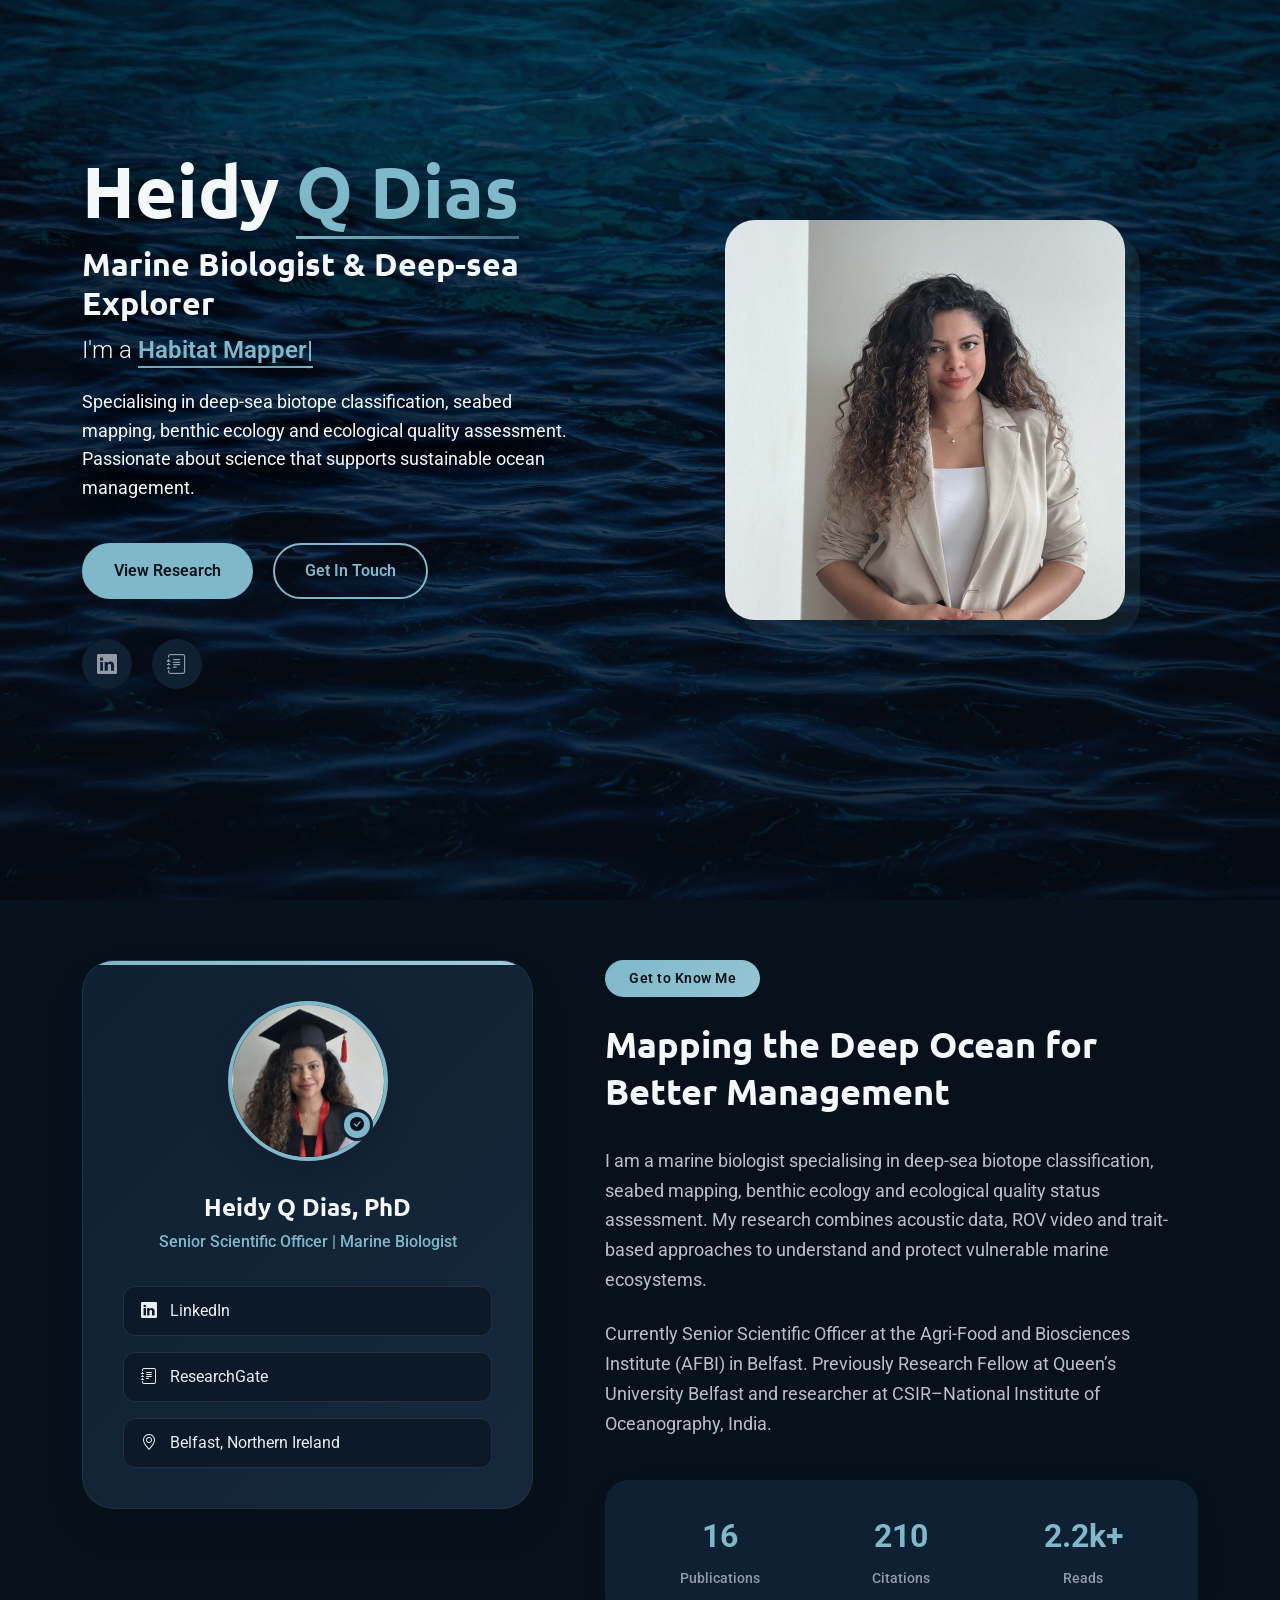
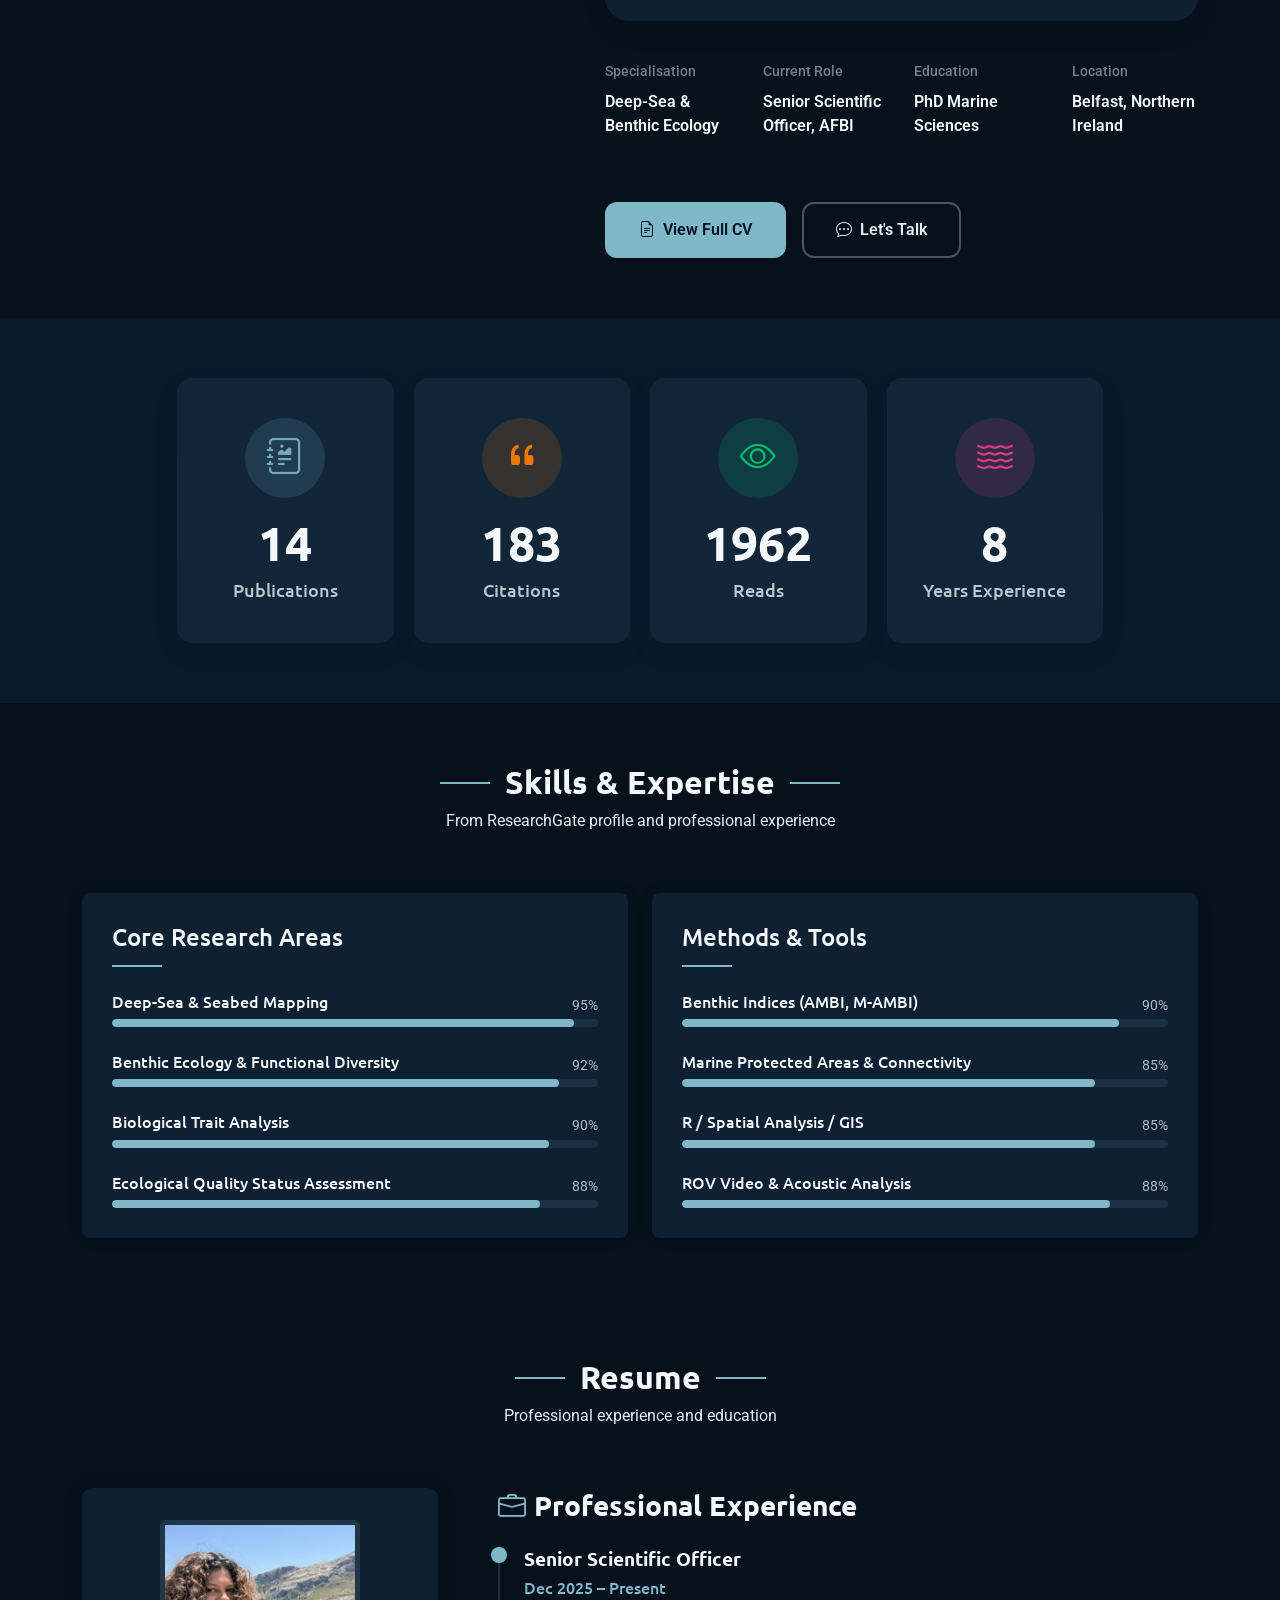
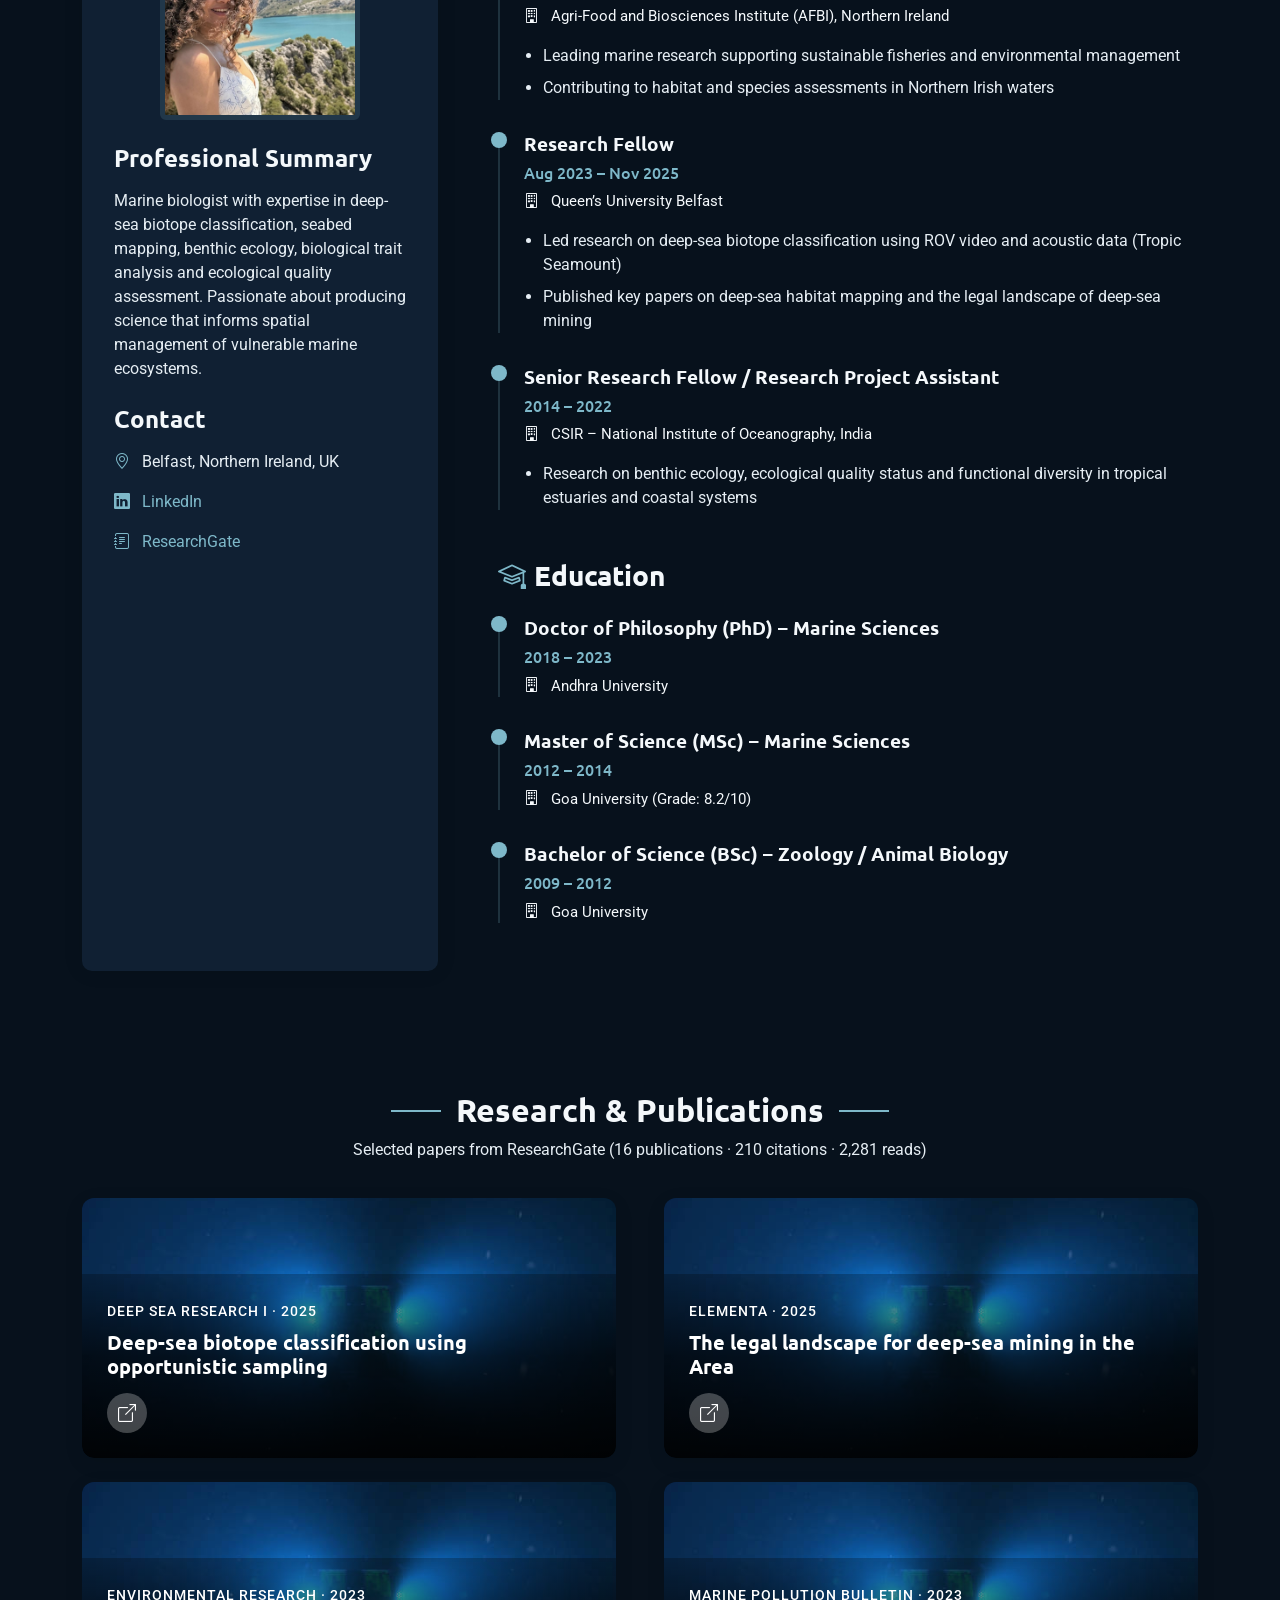
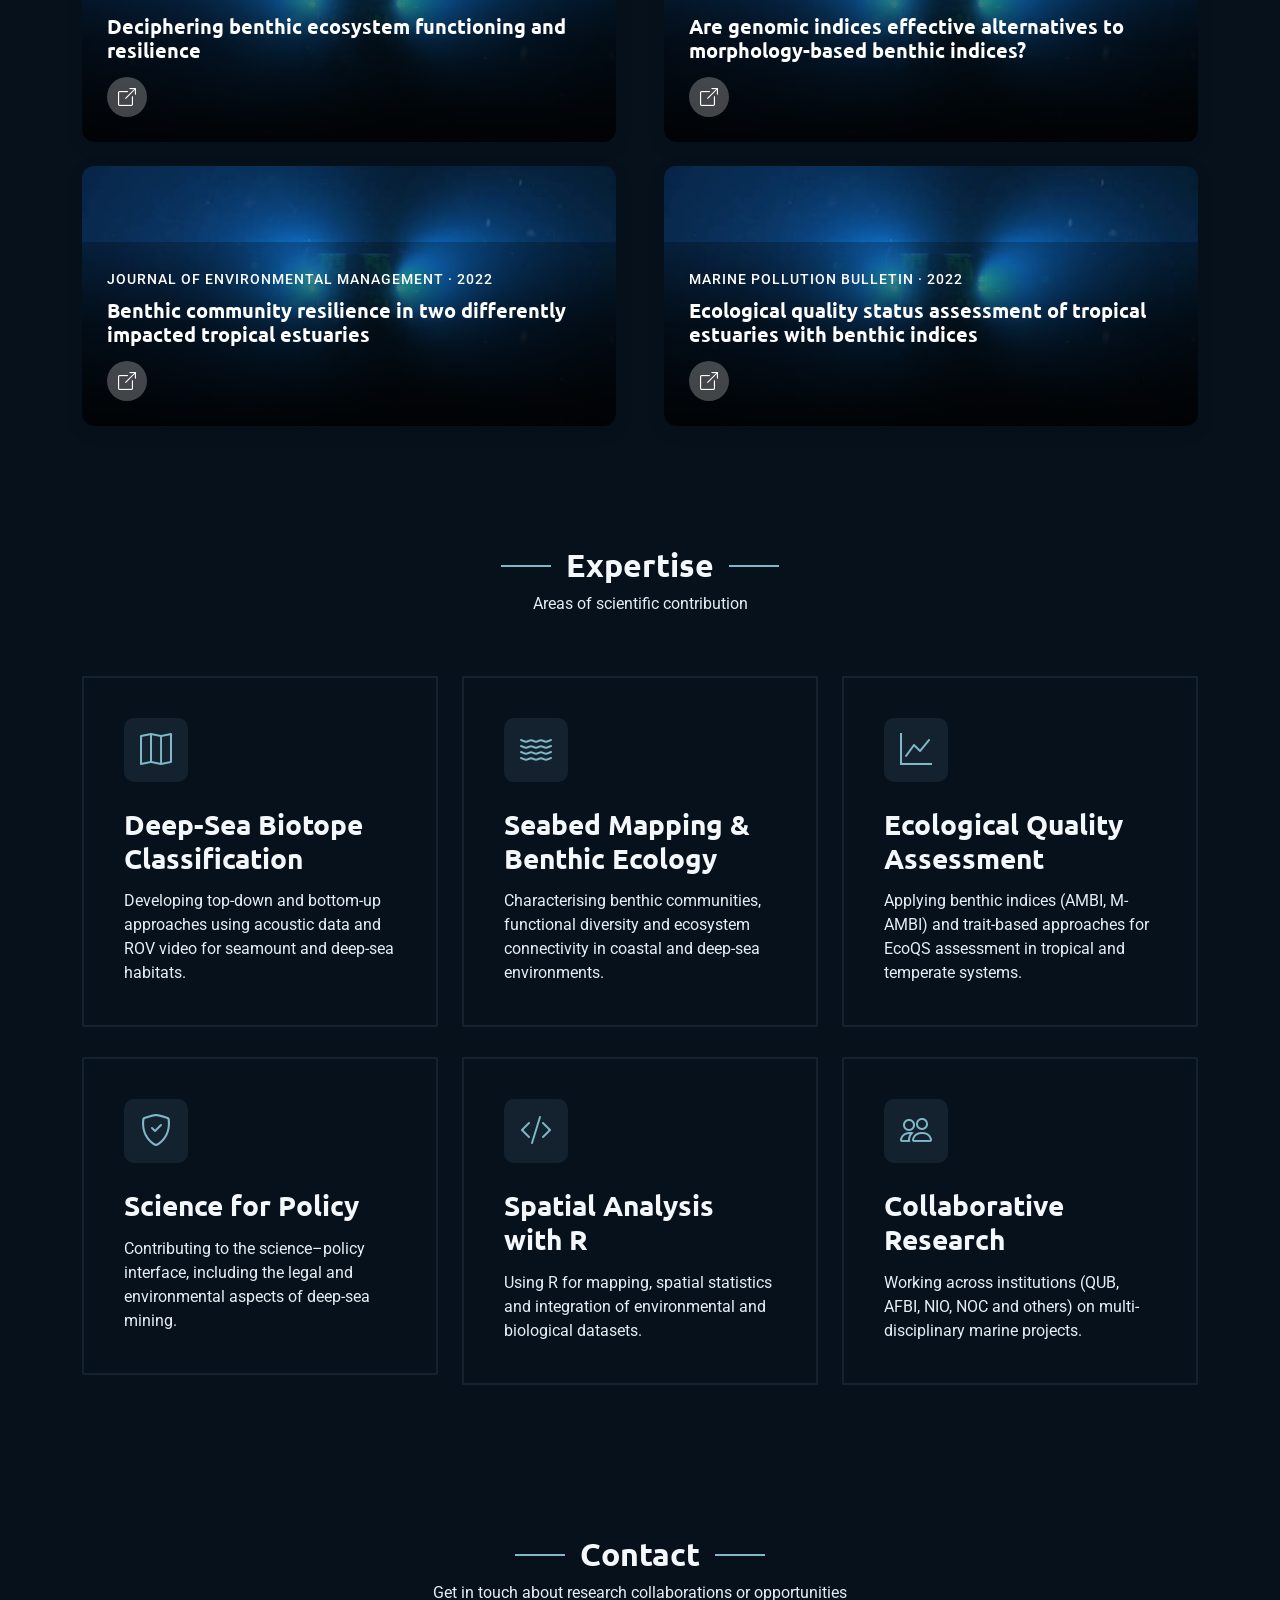
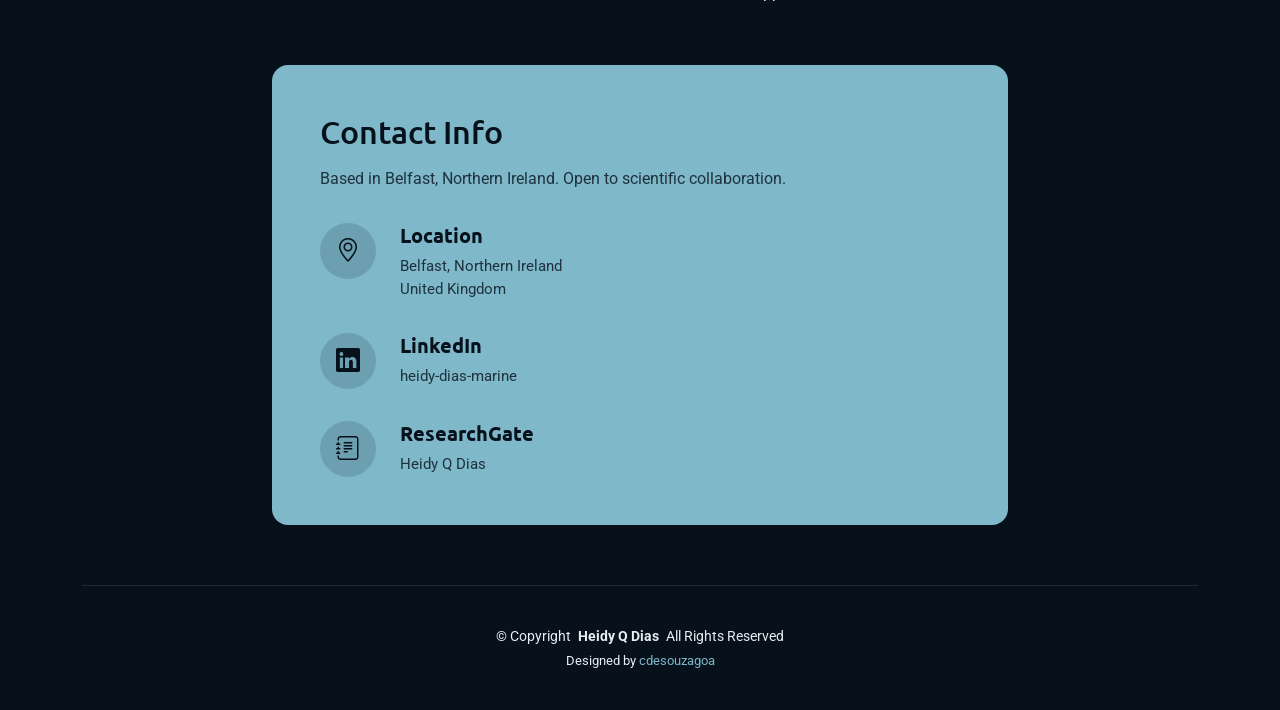
<file: index.html>
<!DOCTYPE html>
<html lang="en">

<head>
  <meta charset="utf-8">
  <meta content="width=device-width, initial-scale=1.0" name="viewport">
  <title>Heidy Q Dias | Marine Biologist & Deep-sea Habitat Mapper</title>
  <meta name="description" content="Heidy Q Dias – Marine Biologist specialising in deep-sea biotope classification, seabed mapping, benthic ecology and ecological quality assessment. Based in Belfast, Northern Ireland.">
  <meta name="keywords" content="Heidy Dias, Heidy Q Dias, Marine Biologist, Deep Sea, Biotope Classification, Seabed Mapping, Benthic Ecology, AFBI, Queen's University Belfast">

  <!-- Favicons -->
  <link href="assets/img/favicon.png" rel="icon">
  <link href="assets/img/apple-touch-icon.png" rel="apple-touch-icon">

  <!-- Fonts -->
  <link href="https://fonts.googleapis.com" rel="preconnect">
  <link href="https://fonts.gstatic.com" rel="preconnect" crossorigin>
  <link href="https://fonts.googleapis.com/css2?family=Roboto:ital,wght@0,100;0,300;0,400;0,500;0,700;0,900;1,100;1,300;1,400;1,500;1,700;1,900&family=Ubuntu:ital,wght@0,300;0,400;0,500;0,700;1,300;1,400;1,500;1,700&family=Nunito:ital,wght@0,200;0,300;0,400;0,500;0,600;0,700;0,800;0,900;1,200;1,300;1,400;1,500;1,600;1,700;1,800;1,900&display=swap" rel="stylesheet">

  <!-- Vendor CSS Files -->
  <link href="assets/vendor/bootstrap/css/bootstrap.min.css" rel="stylesheet">
  <link href="assets/vendor/bootstrap-icons/bootstrap-icons.css" rel="stylesheet">
  <link href="assets/vendor/aos/aos.css" rel="stylesheet">
  <link href="assets/vendor/glightbox/css/glightbox.min.css" rel="stylesheet">
  <link href="assets/vendor/swiper/swiper-bundle.min.css" rel="stylesheet">

  <!-- Main CSS File -->
  <link href="assets/css/main.css" rel="stylesheet">
</head>

<body class="index-page">


  <main class="main">
  

    <!-- ======= Hero Section ======= -->
	

    <section id="hero" class="hero section">
	
	      <video class="hero-video" autoplay muted loop playsinline poster="assets/img/ocean-bg.jpg">
        <source src="assets/video/ocean-hero.mp4" type="video/mp4">
      </video>
      <div class="hero-video-overlay"></div>
	  
	  
   

      </div>

      <div class="hero-content">
        <div class="container">
          <div class="row align-items-center">
            <div class="col-lg-6" data-aos="fade-right" data-aos-delay="100">
              <div class="hero-text">
                <h1>Heidy <span class="accent-text">Q Dias</span></h1>
                <h2>Marine Biologist & Deep-sea Explorer</h2>
                <p class="lead">I'm a <span class="typed" data-typed-items="Habitat Mapper, Ecological Modeller, Benthic Ecologist, Deep-sea Biologist"></span></p>
                <p class="description">
                  Specialising in deep-sea biotope classification, seabed mapping, benthic ecology and ecological quality assessment. Passionate about science that supports sustainable ocean management.
                </p>
                <div class="hero-actions">
                  <a href="#portfolio" class="btn btn-primary">View Research</a>
                  <a href="#contact" class="btn btn-outline">Get In Touch</a>
                </div>
                <div class="social-links">
                  <a href="https://www.linkedin.com/in/heidy-dias-marine/" target="_blank"><i class="bi bi-linkedin"></i></a>
                  <a href="https://www.researchgate.net/profile/Heidy-Dias" target="_blank"><i class="bi bi-journal-text"></i></a>
                </div>
              </div>
            </div>

            <div class="col-lg-6" data-aos="fade-left" data-aos-delay="200">
              <div class="hero-visual">
                <div class="profile-container">
                  <div class="profile-background"></div>
                  <img src="assets/img/heidydias.jpg" alt="Heidy Q Dias" class="profile-image">
                </div>
              </div>
            </div>
          </div>
        </div>
      </div>
    </section>

    <!-- ======= About Section ======= -->
    <section id="about" class="about section">
      <div class="container" data-aos="fade-up" data-aos-delay="100">
        <div class="row">
          <div class="col-lg-5" data-aos="zoom-in" data-aos-delay="200">
            <div class="profile-card">
              <div class="profile-header">
                <div class="profile-image">
                  <img src="assets/img/heidydias2.jpg" alt="Heidy Q Dias" class="img-fluid">
                </div>
                <div class="profile-badge">
                  <i class="bi bi-check-circle-fill"></i>
                </div>
              </div>
              <div class="profile-content">
                <h3>Heidy Q Dias, PhD</h3>
                <p class="profession">Senior Scientific Officer | Marine Biologist</p>
                <div class="contact-links">
                  <a href="https://www.linkedin.com/in/heidy-dias-marine/" target="_blank" class="contact-item">
                    <i class="bi bi-linkedin"></i> LinkedIn
                  </a>
                  <a href="https://www.researchgate.net/profile/Heidy-Dias" target="_blank" class="contact-item">
                    <i class="bi bi-journal-text"></i> ResearchGate
                  </a>
                  <a href="#" class="contact-item">
                    <i class="bi bi-geo-alt"></i> Belfast, Northern Ireland
                  </a>
                </div>
              </div>
            </div>
          </div>

          <div class="col-lg-7" data-aos="fade-left" data-aos-delay="300">
            <div class="about-content">
              <div class="section-header">
                <span class="badge-text">Get to Know Me</span>
                <h2>Mapping the Deep Ocean for Better Management</h2>
              </div>
              <div class="description">
                <p>
                  I am a marine biologist specialising in deep-sea biotope classification, seabed mapping, benthic ecology and ecological quality status assessment. My research combines acoustic data, ROV video and trait-based approaches to understand and protect vulnerable marine ecosystems.
                </p>
                <p>
                  Currently Senior Scientific Officer at the Agri-Food and Biosciences Institute (AFBI) in Belfast. Previously Research Fellow at Queen’s University Belfast and researcher at CSIR–National Institute of Oceanography, India.
                </p>
              </div>

              <div class="stats-grid">
                <div class="stat-item">
                  <div class="stat-number">16</div>
                  <div class="stat-label">Publications</div>
                </div>
                <div class="stat-item">
                  <div class="stat-number">210</div>
                  <div class="stat-label">Citations</div>
                </div>
                <div class="stat-item">
                  <div class="stat-number">2.2k+</div>
                  <div class="stat-label">Reads</div>
                </div>
              </div>

              <div class="details-grid">
                <div class="detail-row">
                  <div class="detail-item">
                    <span class="detail-label">Specialisation</span>
                    <span class="detail-value">Deep-Sea & Benthic Ecology</span>
                  </div>
                  <div class="detail-item">
                    <span class="detail-label">Current Role</span>
                    <span class="detail-value">Senior Scientific Officer, AFBI</span>
                  </div>
                </div>
                <div class="detail-row">
                  <div class="detail-item">
                    <span class="detail-label">Education</span>
                    <span class="detail-value">PhD Marine Sciences</span>
                  </div>
                  <div class="detail-item">
                    <span class="detail-label">Location</span>
                    <span class="detail-value">Belfast, Northern Ireland</span>
                  </div>
                </div>
              </div>

              <div class="cta-section">
                <a href="#resume" class="btn btn-primary"><i class="bi bi-file-earmark-text"></i> View Full CV</a>
                <a href="#contact" class="btn btn-outline"><i class="bi bi-chat-dots"></i> Let's Talk</a>
              </div>
            </div>
          </div>
        </div>
      </div>
    </section>

    <!-- ======= Stats Section ======= -->
    <section id="stats" class="stats section light-background">
      <div class="container" data-aos="fade-up" data-aos-delay="100">
        <div class="row justify-content-center">
          <div class="col-lg-10">
            <div class="stats-wrapper">
              <div class="stats-item" data-aos="zoom-in" data-aos-delay="150">
                <div class="icon-wrapper"><i class="bi bi-journal-richtext"></i></div>
                <span data-purecounter-start="0" data-purecounter-end="16" data-purecounter-duration="1" class="purecounter"></span>
                <p>Publications</p>
              </div>
              <div class="stats-item" data-aos="zoom-in" data-aos-delay="200">
                <div class="icon-wrapper"><i class="bi bi-quote"></i></div>
                <span data-purecounter-start="0" data-purecounter-end="210" data-purecounter-duration="1" class="purecounter"></span>
                <p>Citations</p>
              </div>
              <div class="stats-item" data-aos="zoom-in" data-aos-delay="250">
                <div class="icon-wrapper"><i class="bi bi-eye"></i></div>
                <span data-purecounter-start="0" data-purecounter-end="2281" data-purecounter-duration="1" class="purecounter"></span>
                <p>Reads</p>
              </div>
              <div class="stats-item" data-aos="zoom-in" data-aos-delay="300">
                <div class="icon-wrapper"><i class="bi bi-water"></i></div>
                <span data-purecounter-start="0" data-purecounter-end="10" data-purecounter-duration="1" class="purecounter"></span>
                <p>Years Experience</p>
              </div>
            </div>
          </div>
        </div>
      </div>
    </section>

    <!-- ======= Skills Section ======= -->
    <section id="skills" class="skills section">
      <div class="container section-title" data-aos="fade-up">
        <h2>Skills & Expertise</h2>
        <p>From ResearchGate profile and professional experience</p>
      </div>
      <div class="container" data-aos="fade-up" data-aos-delay="100">
        <div class="row">
          <div class="col-lg-6">
            <div class="skills-category" data-aos="fade-up" data-aos-delay="200">
              <h3>Core Research Areas</h3>
              <div class="skills-animation">
                <div class="skill-item">
                  <div class="d-flex justify-content-between align-items-center">
                    <h4>Deep-Sea & Seabed Mapping</h4>
                    <span class="skill-percentage">95%</span>
                  </div>
                  <div class="progress"><div class="progress-bar" role="progressbar" aria-valuenow="95"></div></div>
                </div>
                <div class="skill-item">
                  <div class="d-flex justify-content-between align-items-center">
                    <h4>Benthic Ecology & Functional Diversity</h4>
                    <span class="skill-percentage">92%</span>
                  </div>
                  <div class="progress"><div class="progress-bar" role="progressbar" aria-valuenow="92"></div></div>
                </div>
                <div class="skill-item">
                  <div class="d-flex justify-content-between align-items-center">
                    <h4>Biological Trait Analysis</h4>
                    <span class="skill-percentage">90%</span>
                  </div>
                  <div class="progress"><div class="progress-bar" role="progressbar" aria-valuenow="90"></div></div>
                </div>
                <div class="skill-item">
                  <div class="d-flex justify-content-between align-items-center">
                    <h4>Ecological Quality Status Assessment</h4>
                    <span class="skill-percentage">88%</span>
                  </div>
                  <div class="progress"><div class="progress-bar" role="progressbar" aria-valuenow="88"></div></div>
                </div>
              </div>
            </div>
          </div>
          <div class="col-lg-6">
            <div class="skills-category" data-aos="fade-up" data-aos-delay="300">
              <h3>Methods & Tools</h3>
              <div class="skills-animation">
                <div class="skill-item">
                  <div class="d-flex justify-content-between align-items-center">
                    <h4>Benthic Indices (AMBI, M-AMBI)</h4>
                    <span class="skill-percentage">90%</span>
                  </div>
                  <div class="progress"><div class="progress-bar" role="progressbar" aria-valuenow="90"></div></div>
                </div>
                <div class="skill-item">
                  <div class="d-flex justify-content-between align-items-center">
                    <h4>Marine Protected Areas & Connectivity</h4>
                    <span class="skill-percentage">85%</span>
                  </div>
                  <div class="progress"><div class="progress-bar" role="progressbar" aria-valuenow="85"></div></div>
                </div>
                <div class="skill-item">
                  <div class="d-flex justify-content-between align-items-center">
                    <h4>R / Spatial Analysis / GIS</h4>
                    <span class="skill-percentage">85%</span>
                  </div>
                  <div class="progress"><div class="progress-bar" role="progressbar" aria-valuenow="85"></div></div>
                </div>
                <div class="skill-item">
                  <div class="d-flex justify-content-between align-items-center">
                    <h4>ROV Video & Acoustic Analysis</h4>
                    <span class="skill-percentage">88%</span>
                  </div>
                  <div class="progress"><div class="progress-bar" role="progressbar" aria-valuenow="88"></div></div>
                </div>
              </div>
            </div>
          </div>
        </div>
      </div>
    </section>

    <!-- ======= Resume Section ======= -->
    <section id="resume" class="resume section">
      <div class="container section-title" data-aos="fade-up">
        <h2>Resume</h2>
        <p>Professional experience and education</p>
      </div>
      <div class="container" data-aos="fade-up" data-aos-delay="100">
        <div class="row gy-4">
          <div class="col-lg-4">
            <div class="resume-side" data-aos="fade-right" data-aos-delay="100">
              <div class="profile-img mb-4">
                <img src="assets/img/heidydias3.jpg" alt="Heidy Q Dias" class="img-fluid rounded">
              </div>
              <h3>Professional Summary</h3>
              <p>
                Marine biologist with expertise in deep-sea biotope classification, seabed mapping, benthic ecology, biological trait analysis and ecological quality assessment. Passionate about producing science that informs spatial management of vulnerable marine ecosystems.
              </p>
              <h3 class="mt-4">Contact</h3>
              <ul class="contact-info list-unstyled">
                <li><i class="bi bi-geo-alt"></i> Belfast, Northern Ireland, UK</li>
                <li><i class="bi bi-linkedin"></i> <a href="https://www.linkedin.com/in/heidy-dias-marine/" target="_blank">LinkedIn</a></li>
                <li><i class="bi bi-journal-text"></i> <a href="https://www.researchgate.net/profile/Heidy-Dias" target="_blank">ResearchGate</a></li>
              </ul>
            </div>
          </div>

          <div class="col-lg-8 ps-4 ps-lg-5">
            <div class="resume-section" data-aos="fade-up">
              <h3><i class="bi bi-briefcase me-2"></i>Professional Experience</h3>

              <div class="resume-item">
                <h4>Senior Scientific Officer</h4>
                <h5>Dec 2025 – Present</h5>
                <p class="company"><i class="bi bi-building"></i> Agri-Food and Biosciences Institute (AFBI), Northern Ireland</p>
                <ul>
                  <li>Leading marine research supporting sustainable fisheries and environmental management</li>
                  <li>Contributing to habitat and species assessments in Northern Irish waters</li>
                </ul>
              </div>

              <div class="resume-item">
                <h4>Research Fellow</h4>
                <h5>Aug 2023 – Nov 2025</h5>
                <p class="company"><i class="bi bi-building"></i> Queen’s University Belfast</p>
                <ul>
                  <li>Led research on deep-sea biotope classification using ROV video and acoustic data (Tropic Seamount)</li>
                  <li>Published key papers on deep-sea habitat mapping and the legal landscape of deep-sea mining</li>
                </ul>
              </div>

              <div class="resume-item">
                <h4>Senior Research Fellow / Research Project Assistant</h4>
                <h5>2014 – 2022</h5>
                <p class="company"><i class="bi bi-building"></i> CSIR – National Institute of Oceanography, India</p>
                <ul>
                  <li>Research on benthic ecology, ecological quality status and functional diversity in tropical estuaries and coastal systems</li>
                </ul>
              </div>
            </div>

            <div class="resume-section" data-aos="fade-up" data-aos-delay="100">
              <h3><i class="bi bi-mortarboard me-2"></i>Education</h3>
              <div class="resume-item">
                <h4>Doctor of Philosophy (PhD) – Marine Sciences</h4>
                <h5>2018 – 2023</h5>
                <p class="company"><i class="bi bi-building"></i> Andhra University</p>
              </div>
              <div class="resume-item">
                <h4>Master of Science (MSc) – Marine Sciences</h4>
                <h5>2012 – 2014</h5>
                <p class="company"><i class="bi bi-building"></i> Goa University (Grade: 8.2/10)</p>
              </div>
              <div class="resume-item">
                <h4>Bachelor of Science (BSc) – Zoology / Animal Biology</h4>
                <h5>2009 – 2012</h5>
                <p class="company"><i class="bi bi-building"></i> Goa University</p>
              </div>
            </div>
          </div>
        </div>
      </div>
    </section>

    <!-- ======= Portfolio / Research Section ======= -->
    <section id="portfolio" class="portfolio section">
      <div class="container section-title" data-aos="fade-up">
        <h2>Research & Publications</h2>
        <p>Selected papers from ResearchGate (16 publications · 210 citations · 2,281 reads)</p>
      </div>

      <div class="container" data-aos="fade-up" data-aos-delay="100">
        <div class="isotope-layout" data-default-filter="*" data-layout="masonry" data-sort="original-order">
          <div class="row">
            <div class="col-lg-3 filter-sidebar">
              <div class="filters-wrapper" data-aos="fade-right" data-aos-delay="150">
                <ul class="portfolio-filters isotope-filters">
                  <li data-filter="*" class="filter-active">All</li>
                  <li data-filter=".filter-papers">Publications</li>
                  <li data-filter=".filter-mapping">Deep-Sea Mapping</li>
                </ul>
              </div>
            </div>

            <div class="col-lg-9">
              <div class="row gy-4 portfolio-container isotope-container" data-aos="fade-up" data-aos-delay="200">

                <!-- 1. Deep-sea biotope classification (MAIN PAPER) -->
<div class="col-lg-6 col-md-6 portfolio-item isotope-item filter-papers filter-mapping">
  <div class="portfolio-wrap">
    <img src="assets/img/bim.jpg" class="img-fluid" alt="Deep-sea biotope classification" loading="lazy">
    <div class="portfolio-info">
      <div class="content">
        <span class="category">Deep Sea Research I · 2025</span>
        <h4>Deep-sea biotope classification using opportunistic sampling</h4>
        <div class="portfolio-links">
          <a href="portfolio-details.html" title="More Details"><i class="bi bi-box-arrow-up-right"></i></a>
        </div>
      </div>
    </div>
  </div>
</div>

                <!-- 2. Legal landscape -->
                <div class="col-lg-6 col-md-6 portfolio-item isotope-item filter-papers">
                  <div class="portfolio-wrap">
                    <img src="assets/img/bim.jpg" class="img-fluid" alt="Legal landscape deep-sea mining" loading="lazy">
                    <div class="portfolio-info">
                      <div class="content">
                        <span class="category">Elementa · 2025</span>
                        <h4>The legal landscape for deep-sea mining in the Area</h4>
                        <div class="portfolio-links">
                          <a href="https://online.ucpress.edu/elementa/article/13/1/00072/214200/The-legal-landscape-for-deep-sea-mining-in-the" target="_blank" title="Read Paper"><i class="bi bi-box-arrow-up-right"></i></a>
                        </div>
                      </div>
                    </div>
                  </div>
                </div>

                <!-- 3. Benthic ecosystem functioning -->
                <div class="col-lg-6 col-md-6 portfolio-item isotope-item filter-papers">
                  <div class="portfolio-wrap">
                    <img src="assets/img/bim.jpg" class="img-fluid" alt="Benthic ecosystem functioning" loading="lazy">
                    <div class="portfolio-info">
                      <div class="content">
                        <span class="category">Environmental Research · 2023</span>
                        <h4>Deciphering benthic ecosystem functioning and resilience</h4>
                        <div class="portfolio-links">
                          <a href="https://www.researchgate.net/profile/Heidy-Dias" target="_blank" title="View on ResearchGate"><i class="bi bi-box-arrow-up-right"></i></a>
                        </div>
                      </div>
                    </div>
                  </div>
                </div>

                <!-- 4. Genomic indices -->
                <div class="col-lg-6 col-md-6 portfolio-item isotope-item filter-papers">
                  <div class="portfolio-wrap">
                    <img src="assets/img/bim.jpg" class="img-fluid" alt="Genomic indices" loading="lazy">
                    <div class="portfolio-info">
                      <div class="content">
                        <span class="category">Marine Pollution Bulletin · 2023</span>
                        <h4>Are genomic indices effective alternatives to morphology-based benthic indices?</h4>
                        <div class="portfolio-links">
                          <a href="https://www.researchgate.net/profile/Heidy-Dias" target="_blank" title="View on ResearchGate"><i class="bi bi-box-arrow-up-right"></i></a>
                        </div>
                      </div>
                    </div>
                  </div>
                </div>

                <!-- 5. Benthic resilience -->
                <div class="col-lg-6 col-md-6 portfolio-item isotope-item filter-papers">
                  <div class="portfolio-wrap">
                    <img src="assets/img/bim.jpg" class="img-fluid" alt="Benthic resilience" loading="lazy">
                    <div class="portfolio-info">
                      <div class="content">
                        <span class="category">Journal of Environmental Management · 2022</span>
                        <h4>Benthic community resilience in two differently impacted tropical estuaries</h4>
                        <div class="portfolio-links">
                          <a href="https://www.researchgate.net/profile/Heidy-Dias" target="_blank" title="View on ResearchGate"><i class="bi bi-box-arrow-up-right"></i></a>
                        </div>
                      </div>
                    </div>
                  </div>
                </div>

                <!-- 6. EcoQS assessment -->
                <div class="col-lg-6 col-md-6 portfolio-item isotope-item filter-papers">
                  <div class="portfolio-wrap">
                    <img src="assets/img/bim.jpg" class="img-fluid" alt="EcoQS assessment" loading="lazy">
                    <div class="portfolio-info">
                      <div class="content">
                        <span class="category">Marine Pollution Bulletin · 2022</span>
                        <h4>Ecological quality status assessment of tropical estuaries with benthic indices</h4>
                        <div class="portfolio-links">
                          <a href="https://www.researchgate.net/profile/Heidy-Dias" target="_blank" title="View on ResearchGate"><i class="bi bi-box-arrow-up-right"></i></a>
                        </div>
                      </div>
                    </div>
                  </div>
                </div>

              </div>
            </div>
          </div>
        </div>
      </div>
    </section>

    <!-- ======= Expertise Section ======= -->
    <section id="services" class="services section">
      <div class="container section-title" data-aos="fade-up">
        <h2>Expertise</h2>
        <p>Areas of scientific contribution</p>
      </div>
      <div class="container" data-aos="fade-up" data-aos-delay="100">
        <div class="row justify-content-center">
          <div class="col-lg-4 col-md-6" data-aos="fade-up" data-aos-delay="100">
            <div class="service-card position-relative z-1">
              <div class="service-icon"><i class="bi bi-map"></i></div>
              <h3>Deep-Sea Biotope Classification</h3>
              <p>Developing top-down and bottom-up approaches using acoustic data and ROV video for seamount and deep-sea habitats.</p>
            </div>
          </div>
          <div class="col-lg-4 col-md-6" data-aos="fade-up" data-aos-delay="200">
            <div class="service-card position-relative z-1">
              <div class="service-icon"><i class="bi bi-water"></i></div>
              <h3>Seabed Mapping & Benthic Ecology</h3>
              <p>Characterising benthic communities, functional diversity and ecosystem connectivity in coastal and deep-sea environments.</p>
            </div>
          </div>
          <div class="col-lg-4 col-md-6" data-aos="fade-up" data-aos-delay="300">
            <div class="service-card position-relative z-1">
              <div class="service-icon"><i class="bi bi-graph-up"></i></div>
              <h3>Ecological Quality Assessment</h3>
              <p>Applying benthic indices (AMBI, M-AMBI) and trait-based approaches for EcoQS assessment in tropical and temperate systems.</p>
            </div>
          </div>
          <div class="col-lg-4 col-md-6" data-aos="fade-up" data-aos-delay="100">
            <div class="service-card position-relative z-1">
              <div class="service-icon"><i class="bi bi-shield-check"></i></div>
              <h3>Science for Policy</h3>
              <p>Contributing to the science–policy interface, including the legal and environmental aspects of deep-sea mining.</p>
            </div>
          </div>
          <div class="col-lg-4 col-md-6" data-aos="fade-up" data-aos-delay="200">
            <div class="service-card position-relative z-1">
              <div class="service-icon"><i class="bi bi-code-slash"></i></div>
              <h3>Spatial Analysis with R</h3>
              <p>Using R for mapping, spatial statistics and integration of environmental and biological datasets.</p>
            </div>
          </div>
          <div class="col-lg-4 col-md-6" data-aos="fade-up" data-aos-delay="300">
            <div class="service-card position-relative z-1">
              <div class="service-icon"><i class="bi bi-people"></i></div>
              <h3>Collaborative Research</h3>
              <p>Working across institutions (QUB, AFBI, NIO, NOC and others) on multi-disciplinary marine projects.</p>
            </div>
          </div>
        </div>
      </div>
    </section>

    <!-- ======= Contact Section ======= -->
    <section id="contact" class="contact section">
      <div class="container section-title" data-aos="fade-up">
        <h2>Contact</h2>
        <p>Get in touch about research collaborations or opportunities</p>
      </div>

      <div class="container">
        <div class="row justify-content-center">
          <div class="col-lg-8">
            <div class="info-box" data-aos="fade-up" data-aos-delay="100">
              <h3>Contact Info</h3>
              <p>Based in Belfast, Northern Ireland. Open to scientific collaboration.</p>

              <div class="info-item">
                <div class="icon-box"><i class="bi bi-geo-alt"></i></div>
                <div class="content">
                  <h4>Location</h4>
                  <p>Belfast, Northern Ireland<br>United Kingdom</p>
                </div>
              </div>

              <div class="info-item">
                <div class="icon-box"><i class="bi bi-linkedin"></i></div>
                <div class="content">
                  <h4>LinkedIn</h4>
                  <p>
                    <a href="https://www.linkedin.com/in/heidy-dias-marine/" target="_blank" style="color:inherit;">
                      heidy-dias-marine
                    </a>
                  </p>
                </div>
              </div>

              <div class="info-item">
                <div class="icon-box"><i class="bi bi-journal-text"></i></div>
                <div class="content">
                  <h4>ResearchGate</h4>
                  <p>
                    <a href="https://www.researchgate.net/profile/Heidy-Dias" target="_blank" style="color:inherit;">
                      Heidy Q Dias
                    </a>
                  </p>
                </div>
              </div>

            </div>
          </div>
        </div>
      </div>
    </section>

  </main>

  <footer id="footer" class="footer position-relative">
    <div class="container">
      <div class="copyright text-center">
        <p>© <span>Copyright</span> <strong class="px-1 sitename">Heidy Q Dias</strong> <span>All Rights Reserved</span></p>
      </div>
      <div class="credits">
        Designed by <a href="https://instagram.com/cdesouzagoa">cdesouzagoa</a>
      </div>
    </div>
  </footer>

  <a href="#" id="scroll-top" class="scroll-top d-flex align-items-center justify-content-center"><i class="bi bi-arrow-up-short"></i></a>


  <!-- Vendor JS Files -->
  <script src="assets/vendor/bootstrap/js/bootstrap.bundle.min.js"></script>
  <script src="assets/vendor/php-email-form/validate.js"></script>
  <script src="assets/vendor/aos/aos.js"></script>
  <script src="assets/vendor/typed.js/typed.umd.js"></script>
  <script src="assets/vendor/purecounter/purecounter_vanilla.js"></script>
  <script src="assets/vendor/waypoints/noframework.waypoints.js"></script>
  <script src="assets/vendor/isotope-layout/isotope.pkgd.min.js"></script>
  <script src="assets/vendor/imagesloaded/imagesloaded.pkgd.min.js"></script>
  <script src="assets/vendor/glightbox/js/glightbox.min.js"></script>
  <script src="assets/vendor/swiper/swiper-bundle.min.js"></script>
  <script src="assets/js/main.js"></script>

</body>
</html>
</file>
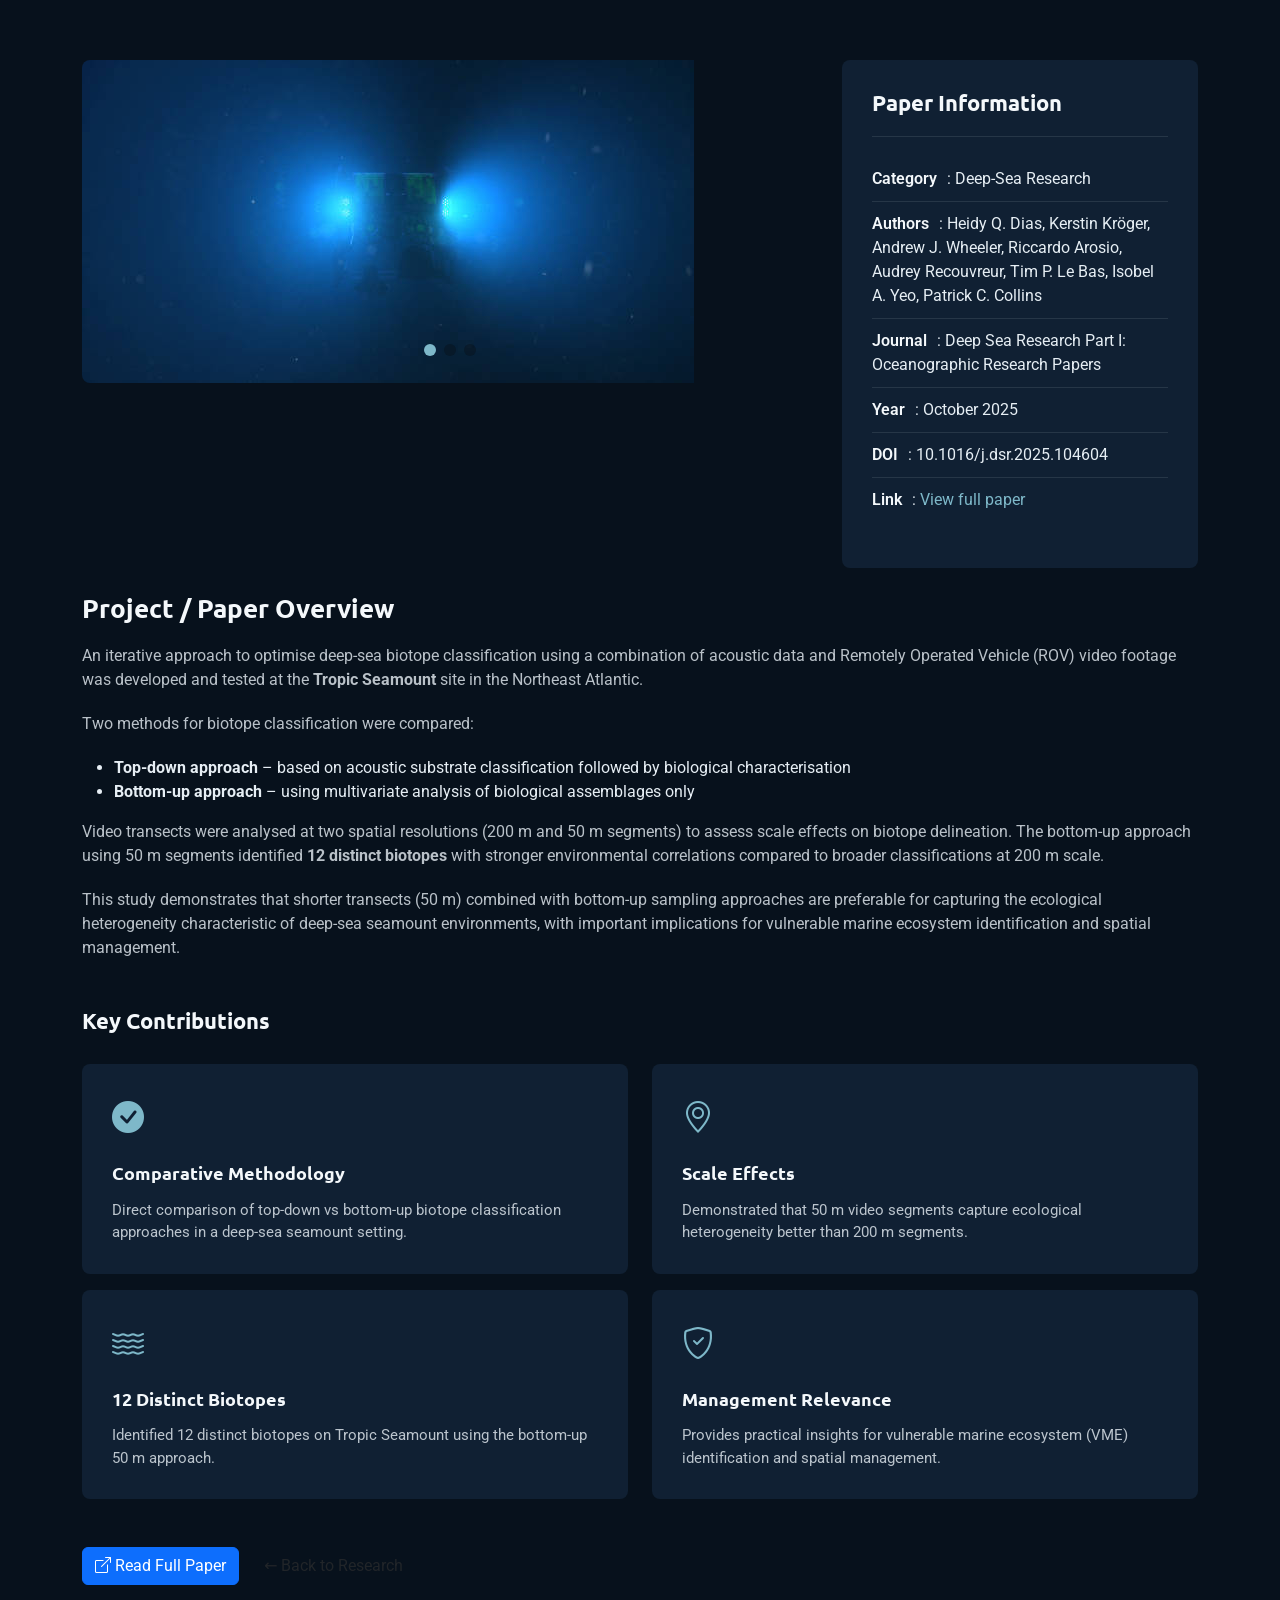
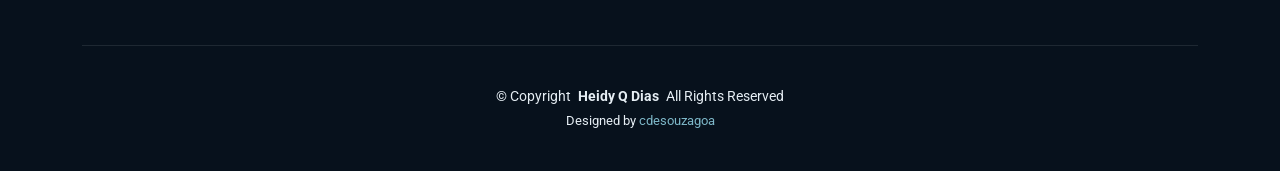
<file: portfolio-details.html>
<!DOCTYPE html>
<html lang="en">

<head>
  <meta charset="utf-8">
  <meta content="width=device-width, initial-scale=1.0" name="viewport">
  <title>Deep-sea Biotope Classification | Heidy Q Dias</title>
  <meta name="description" content="Deep-sea biotope classification using opportunistic sampling – Heidy Q Dias">
  <meta name="keywords" content="Heidy Dias, Deep-sea, Biotope Classification, Tropic Seamount, ROV, Acoustic Mapping">

  <!-- Favicons -->
  <link href="assets/img/favicon.png" rel="icon">
  <link href="assets/img/apple-touch-icon.png" rel="apple-touch-icon">

  <!-- Fonts -->
  <link href="https://fonts.googleapis.com" rel="preconnect">
  <link href="https://fonts.gstatic.com" rel="preconnect" crossorigin>
  <link href="https://fonts.googleapis.com/css2?family=Roboto:ital,wght@0,100;0,300;0,400;0,500;0,700;0,900;1,100;1,300;1,400;1,500;1,700;1,900&family=Ubuntu:ital,wght@0,300;0,400;0,500;0,700;1,300;1,400;1,500;1,700&family=Nunito:ital,wght@0,200;0,300;0,400;0,500;0,600;0,700;0,800;0,900;1,200;1,300;1,400;1,500;1,600;1,700;1,800;1,900&display=swap" rel="stylesheet">

  <!-- Vendor CSS Files -->
  <link href="assets/vendor/bootstrap/css/bootstrap.min.css" rel="stylesheet">
  <link href="assets/vendor/bootstrap-icons/bootstrap-icons.css" rel="stylesheet">
  <link href="assets/vendor/aos/aos.css" rel="stylesheet">
  <link href="assets/vendor/glightbox/css/glightbox.min.css" rel="stylesheet">
  <link href="assets/vendor/swiper/swiper-bundle.min.css" rel="stylesheet">

  <!-- Main CSS File -->
  <link href="assets/css/main.css" rel="stylesheet">
</head>

<body class="portfolio-details-page">

  <header id="header" class="header dark-background d-flex flex-column justify-content-center">
    <i class="header-toggle d-xl-none bi bi-list"></i>
    <div class="header-container d-flex flex-column align-items-start">
      <nav id="navmenu" class="navmenu">
  <ul>
    <li><a href="index.html"><i class="bi bi-house navicon"></i>Home</a></li>
    <li><a href="index.html#about"><i class="bi bi-person navicon"></i>About</a></li>
    <li><a href="index.html#resume"><i class="bi bi-file-earmark-text navicon"></i>Resume</a></li>
    <li><a href="index.html#portfolio" class="active"><i class="bi bi-images navicon"></i>Portfolio</a></li>
    <li><a href="index.html#services"><i class="bi bi-hdd-stack navicon"></i>Expertise</a></li>
    <li><a href="index.html#contact"><i class="bi bi-envelope navicon"></i>Contact</a></li>
  </ul>
</nav>
      <div class="social-links text-center">
        <a href="https://www.linkedin.com/in/heidy-dias-marine/" target="_blank"><i class="bi bi-linkedin"></i></a>
        <a href="https://www.researchgate.net/profile/Heidy-Dias" target="_blank"><i class="bi bi-journal-text"></i></a>
      </div>
    </div>
  </header>

  <main class="main">

    <!-- Page Title -->
    <div class="page-title dark-background">
      <div class="container d-lg-flex justify-content-between align-items-center">
        <h1 class="mb-2 mb-lg-0">Deep-sea Biotope Classification</h1>
        <nav class="breadcrumbs">
          <ol>
            <li><a href="index.html">Home</a></li>
            <li><a href="index.html#portfolio">Research</a></li>
            <li class="current">Paper Details</li>
          </ol>
        </nav>
      </div>
    </div>

    <!-- Portfolio Details Section -->
    <section id="portfolio-details" class="portfolio-details section">
      <div class="container" data-aos="fade-up" data-aos-delay="100">
        <div class="row gy-4">

          <div class="col-lg-8">
            <div class="portfolio-details-slider swiper init-swiper">
              <script type="application/json" class="swiper-config">
                {
                  "loop": true,
                  "speed": 600,
                  "autoplay": { "delay": 5000 },
                  "slidesPerView": "auto",
                  "pagination": {
                    "el": ".swiper-pagination",
                    "type": "bullets",
                    "clickable": true
                  }
                }
              </script>
              <div class="swiper-wrapper align-items-center">
                <div class="swiper-slide">
                  <img src="assets/img/bim.jpg" alt="Deep-sea biotope classification" class="img-fluid" loading="lazy">
                </div>
                <div class="swiper-slide">
                  <img src="assets/img/bim.jpg" alt="Deep-sea biotope classification" class="img-fluid" loading="lazy">
                </div>
                <div class="swiper-slide">
                  <img src="assets/img/bim.jpg" alt="Deep-sea biotope classification" class="img-fluid" loading="lazy">
                </div>
              </div>
              <div class="swiper-pagination"></div>
            </div>
          </div>

          <div class="col-lg-4">
            <div class="portfolio-info" data-aos="fade-left" data-aos-delay="200">
              <h3>Paper Information</h3>
              <ul>
                <li><strong>Category</strong>: Deep-Sea Research</li>
                <li><strong>Authors</strong>: Heidy Q. Dias, Kerstin Kröger, Andrew J. Wheeler, Riccardo Arosio, Audrey Recouvreur, Tim P. Le Bas, Isobel A. Yeo, Patrick C. Collins</li>
                <li><strong>Journal</strong>: Deep Sea Research Part I: Oceanographic Research Papers</li>
                <li><strong>Year</strong>: October 2025</li>
                <li><strong>DOI</strong>: 10.1016/j.dsr.2025.104604</li>
                <li><strong>Link</strong>: <a href="https://nora.nerc.ac.uk/id/eprint/540618/" target="_blank">View full paper</a></li>
              </ul>
            </div>
          </div>

          <div class="col-lg-12">
            <div class="portfolio-description" data-aos="fade-up" data-aos-delay="300">
              <h2>Project / Paper Overview</h2>
              <p>
                An iterative approach to optimise deep-sea biotope classification using a combination of acoustic data and Remotely Operated Vehicle (ROV) video footage was developed and tested at the <strong>Tropic Seamount</strong> site in the Northeast Atlantic.
              </p>
              <p>
                Two methods for biotope classification were compared:
              </p>
              <ul>
                <li><strong>Top-down approach</strong> – based on acoustic substrate classification followed by biological characterisation</li>
                <li><strong>Bottom-up approach</strong> – using multivariate analysis of biological assemblages only</li>
              </ul>
              <p>
                Video transects were analysed at two spatial resolutions (200 m and 50 m segments) to assess scale effects on biotope delineation. The bottom-up approach using 50 m segments identified <strong>12 distinct biotopes</strong> with stronger environmental correlations compared to broader classifications at 200 m scale.
              </p>
              <p>
                This study demonstrates that shorter transects (50 m) combined with bottom-up sampling approaches are preferable for capturing the ecological heterogeneity characteristic of deep-sea seamount environments, with important implications for vulnerable marine ecosystem identification and spatial management.
              </p>

              <div class="features mt-5">
                <h3>Key Contributions</h3>
                <div class="row gy-3">
                  <div class="col-md-6">
                    <div class="feature-item" data-aos="fade-up" data-aos-delay="400">
                      <i class="bi bi-check-circle-fill"></i>
                      <h4>Comparative Methodology</h4>
                      <p>Direct comparison of top-down vs bottom-up biotope classification approaches in a deep-sea seamount setting.</p>
                    </div>
                  </div>
                  <div class="col-md-6">
                    <div class="feature-item" data-aos="fade-up" data-aos-delay="500">
                      <i class="bi bi-geo-alt"></i>
                      <h4>Scale Effects</h4>
                      <p>Demonstrated that 50 m video segments capture ecological heterogeneity better than 200 m segments.</p>
                    </div>
                  </div>
                  <div class="col-md-6">
                    <div class="feature-item" data-aos="fade-up" data-aos-delay="600">
                      <i class="bi bi-water"></i>
                      <h4>12 Distinct Biotopes</h4>
                      <p>Identified 12 distinct biotopes on Tropic Seamount using the bottom-up 50 m approach.</p>
                    </div>
                  </div>
                  <div class="col-md-6">
                    <div class="feature-item" data-aos="fade-up" data-aos-delay="700">
                      <i class="bi bi-shield-check"></i>
                      <h4>Management Relevance</h4>
                      <p>Provides practical insights for vulnerable marine ecosystem (VME) identification and spatial management.</p>
                    </div>
                  </div>
                </div>
              </div>

              <div class="mt-5">
                <a href="https://nora.nerc.ac.uk/id/eprint/540618/" target="_blank" class="btn btn-primary">
                  <i class="bi bi-box-arrow-up-right"></i> Read Full Paper
                </a>
                <a href="index.html#portfolio" class="btn btn-outline ms-2">
                  ← Back to Research
                </a>
              </div>
            </div>
          </div>

        </div>
      </div>
    </section>

  </main>

  <footer id="footer" class="footer position-relative">
    <div class="container">
      <div class="copyright text-center">
        <p>© <span>Copyright</span> <strong class="px-1 sitename">Heidy Q Dias</strong> <span>All Rights Reserved</span></p>
      </div>
      <div class="credits">
        Designed by <a href="https://villacaetano.com/">cdesouzagoa</a>
      </div>
    </div>
  </footer>

  <a href="#" id="scroll-top" class="scroll-top d-flex align-items-center justify-content-center"><i class="bi bi-arrow-up-short"></i></a>
  <div id="preloader"></div>

  <!-- Vendor JS Files -->
  <script src="assets/vendor/bootstrap/js/bootstrap.bundle.min.js"></script>
  <script src="assets/vendor/php-email-form/validate.js"></script>
  <script src="assets/vendor/aos/aos.js"></script>
  <script src="assets/vendor/typed.js/typed.umd.js"></script>
  <script src="assets/vendor/purecounter/purecounter_vanilla.js"></script>
  <script src="assets/vendor/waypoints/noframework.waypoints.js"></script>
  <script src="assets/vendor/isotope-layout/isotope.pkgd.min.js"></script>
  <script src="assets/vendor/imagesloaded/imagesloaded.pkgd.min.js"></script>
  <script src="assets/vendor/glightbox/js/glightbox.min.js"></script>
  <script src="assets/vendor/swiper/swiper-bundle.min.js"></script>
  <script src="assets/js/main.js"></script>

</body>
</html>
</file>
<file: assets/css/main.css>
/**
* Template Name: SnapFolio
* Template URL: https://bootstrapmade.com/snapfolio-bootstrap-portfolio-template/
* Updated: Jul 21 2025 with Bootstrap v5.3.7
* Author: BootstrapMade.com
* License: https://bootstrapmade.com/license/
*/

/*--------------------------------------------------------------
# Font & Color Variables
# Help: https://bootstrapmade.com/color-system/
--------------------------------------------------------------*/
/* Fonts */
:root {
  --default-font: "Roboto",  system-ui, -apple-system, "Segoe UI", Roboto, "Helvetica Neue", Arial, "Noto Sans", "Liberation Sans", sans-serif, "Apple Color Emoji", "Segoe UI Emoji", "Segoe UI Symbol", "Noto Color Emoji";
  --heading-font: "Ubuntu",  sans-serif;
  --nav-font: "Nunito",  sans-serif;
}

/* Global Colors - The following color variables are used throughout the website. Updating them here will change the color scheme of the entire website */
:root { 
  --background-color: #1f1f1f; /* Background color for the entire website, including individual sections */
  --default-color: #ffffff; /* Default color used for the majority of the text content across the entire website */
  --heading-color: #ffffff; /* Color for headings, subheadings and title throughout the website */
  --accent-color: #ececec; /* Accent color that represents your brand on the website. It's used for buttons, links, and other elements that need to stand out */
  --surface-color: #232323; /* The surface color is used as a background of boxed elements within sections, such as cards, icon boxes, or other elements that require a visual separation from the global background. */
  --contrast-color: #310606; /* Contrast color for text, ensuring readability against backgrounds of accent, heading, or default colors. */
}

/* Nav Menu Colors - The following color variables are used specifically for the navigation menu. They are separate from the global colors to allow for more customization options */
:root {
  --nav-color: rgba(236, 236, 236, 0.59);  /* The default color of the main navmenu links */
  --nav-hover-color: #ffffff; /* Applied to main navmenu links when they are hovered over or active */
  --nav-mobile-background-color: #393939; /* Used as the background color for mobile navigation menu */
  --nav-dropdown-background-color: #393939; /* Used as the background color for dropdown items that appear when hovering over primary navigation items */
  --nav-dropdown-color: #ffffff; /* Used for navigation links of the dropdown items in the navigation menu. */
  --nav-dropdown-hover-color: #ececec; /* Similar to --nav-hover-color, this color is applied to dropdown navigation links when they are hovered over. */
}

/* Color Presets - These classes override global colors when applied to any section or element, providing reuse of the sam color scheme. */

.light-background {
  --background-color: #2c2c2c;
  --surface-color: #323232;
}

.dark-background {
  --background-color: #040b14;
  --default-color: #ffffff;
  --heading-color: #ffffff;
  --surface-color: #151f2b;
  --contrast-color: #ffffff;
}

/* Smooth scroll */
:root {
  scroll-behavior: smooth;
}

/*--------------------------------------------------------------
# General Styling & Shared Classes
--------------------------------------------------------------*/
body {
  color: var(--default-color);
  background-color: var(--background-color);
  font-family: var(--default-font);
}

a {
  color: var(--accent-color);
  text-decoration: none;
  transition: 0.3s;
}

a:hover {
  color: color-mix(in srgb, var(--accent-color), transparent 25%);
  text-decoration: none;
}

h1,
h2,
h3,
h4,
h5,
h6 {
  color: var(--heading-color);
  font-family: var(--heading-font);
}

/* PHP Email Form Messages
------------------------------*/
.php-email-form .error-message {
  display: none;
  background: #df1529;
  color: #ffffff;
  text-align: left;
  padding: 15px;
  margin-bottom: 24px;
  font-weight: 600;
}

.php-email-form .sent-message {
  display: none;
  color: #ffffff;
  background: #059652;
  text-align: center;
  padding: 15px;
  margin-bottom: 24px;
  font-weight: 600;
}

.php-email-form .loading {
  display: none;
  background: var(--surface-color);
  text-align: center;
  padding: 15px;
  margin-bottom: 24px;
}

.php-email-form .loading:before {
  content: "";
  display: inline-block;
  border-radius: 50%;
  width: 24px;
  height: 24px;
  margin: 0 10px -6px 0;
  border: 3px solid var(--accent-color);
  border-top-color: var(--surface-color);
  animation: php-email-form-loading 1s linear infinite;
}

@keyframes php-email-form-loading {
  0% {
    transform: rotate(0deg);
  }

  100% {
    transform: rotate(360deg);
  }
}

/*--------------------------------------------------------------
# Global Header
--------------------------------------------------------------*/
.header {
  --background-color: #1b1b1b;
  --contrast-color: #444444;
  color: var(--default-color);
  position: fixed;
  top: 0;
  left: 0;
  bottom: 0;
  padding: 0 15px;
  width: 300px;
  transition: all ease-in-out 0.3s;
  overflow-y: auto;
  z-index: 997;
}

.header .header-container {
  border-radius: 20px;
  padding: 15px;
  background-color: var(--background-color);
  border: 1px solid color-mix(in srgb, var(--default-color), transparent 80%);
}

.header .social-links {
  margin: 0 0 10px 0;
}

.header .social-links a {
  font-size: 16px;
  display: inline-flex;
  align-items: center;
  justify-content: center;
  background: color-mix(in srgb, var(--default-color), transparent 90%);
  color: var(--default-color);
  margin: 0 2px;
  border-radius: 50%;
  text-align: center;
  width: 40px;
  height: 40px;
  transition: 0.3s;
}

.header .social-links a:hover {
  color: var(--contrast-color);
  background: var(--accent-color);
}

@media (min-width: 1200px) {

  .header~main,
  .header~#footer {
    margin-left: 330px;
  }
}

@media (max-width: 1199px) {
  .header {
    left: -100%;
  }
}

.header.header-show {
  left: 0;
}

.header .header-toggle {
  color: var(--contrast-color);
  background-color: var(--accent-color);
  font-size: 22px;
  display: flex;
  align-items: center;
  justify-content: center;
  width: 40px;
  height: 40px;
  border-radius: 50%;
  cursor: pointer;
  position: fixed;
  top: 15px;
  right: 15px;
  z-index: 9999;
  transition: background-color 0.3s;
}

.header .header-toggle:hover {
  color: var(--contrast-color);
  background-color: color-mix(in srgb, var(--accent-color) 90%, white 15%);
}

/*--------------------------------------------------------------
# Navigation Menu
--------------------------------------------------------------*/
.mobile-nav-toggle {
  display: none;
}

.navmenu {
  padding: 0;
  z-index: 9997;
  width: 100%;
}

.navmenu ul {
  list-style: none;
  padding: 0 0 20px 0;
  margin: 0;
}

.navmenu a,
.navmenu a:focus {
  color: var(--nav-color);
  padding: 15px 10px;
  font-family: var(--nav-font);
  font-size: 16px;
  font-weight: 400;
  display: flex;
  align-items: center;
  white-space: nowrap;
  transition: 0.3s;
  width: 100%;
}

.navmenu a .navicon,
.navmenu a:focus .navicon {
  font-size: 20px;
  margin-right: 10px;
}

.navmenu a .toggle-dropdown,
.navmenu a:focus .toggle-dropdown {
  font-size: 12px;
  line-height: 0;
  margin-left: auto;
  width: 30px;
  height: 30px;
  display: flex;
  align-items: center;
  justify-content: center;
  border-radius: 50%;
  transition: 0.3s;
  flex-shrink: 0;
  background-color: color-mix(in srgb, var(--accent-color), transparent 90%);
}

.navmenu a .toggle-dropdown:hover,
.navmenu a:focus .toggle-dropdown:hover {
  background-color: var(--accent-color);
  color: var(--contrast-color);
}

.navmenu a:hover,
.navmenu .active,
.navmenu .active:focus {
  color: var(--nav-hover-color);
}

.navmenu a:hover .navicon,
.navmenu .active .navicon,
.navmenu .active:focus .navicon {
  color: var(--accent-color);
}

.navmenu .active .toggle-dropdown,
.navmenu .active:focus .toggle-dropdown {
  background-color: var(--accent-color);
  color: var(--contrast-color);
  transform: rotate(180deg);
}

.navmenu .dropdown {
  display: block;
}

.navmenu .dropdown a,
.navmenu .dropdown a:focus {
  color: --nav-dropdown-color;
}

.navmenu .dropdown a:hover,
.navmenu .dropdown .active,
.navmenu .dropdown .active:focus {
  color: var(--nav-dropdown-hover-color);
}

.navmenu .dropdown ul {
  position: static;
  display: none;
  z-index: 99;
  padding: 5px 10px;
  margin: 5px 10px;
  background-color: var(--nav-dropdown-background-color);
  border: 1px solid color-mix(in srgb, var(--default-color), transparent 90%);
  box-shadow: none;
  transition: all 0.5s ease-in-out;
}

.navmenu .dropdown ul ul {
  background-color: rgba(33, 37, 41, 0.1);
}

.navmenu .dropdown>.dropdown-active {
  display: block;
  background-color: rgba(33, 37, 41, 0.03);
}

/*--------------------------------------------------------------
# Global Footer
--------------------------------------------------------------*/
.footer {
  color: var(--default-color);
  background-color: var(--background-color);
  font-size: 14px;
  padding: 0 0 40px 0;
  position: relative;
}

.footer .copyright {
  padding-top: 40px;
  border-top: 1px solid color-mix(in srgb, var(--default-color), transparent 90%);
}

.footer .copyright p {
  margin-bottom: 0;
}

.footer .credits {
  margin-top: 4px;
  font-size: 13px;
  text-align: center;
}

/*--------------------------------------------------------------
# Preloader
--------------------------------------------------------------*/
#preloader {
  position: fixed;
  inset: 0;
  z-index: 999999;
  overflow: hidden;
  background: var(--background-color);
  transition: all 0.6s ease-out;
}

#preloader:before {
  content: "";
  position: fixed;
  top: calc(50% - 30px);
  left: calc(50% - 30px);
  border: 6px solid #ffffff;
  border-color: var(--accent-color) transparent var(--accent-color) transparent;
  border-radius: 50%;
  width: 60px;
  height: 60px;
  animation: animate-preloader 1.5s linear infinite;
}

@keyframes animate-preloader {
  0% {
    transform: rotate(0deg);
  }

  100% {
    transform: rotate(360deg);
  }
}

/*--------------------------------------------------------------
# Scroll Top Button
--------------------------------------------------------------*/
.scroll-top {
  position: fixed;
  visibility: hidden;
  opacity: 0;
  right: 15px;
  bottom: -15px;
  z-index: 99999;
  background-color: var(--accent-color);
  width: 44px;
  height: 44px;
  border-radius: 50px;
  transition: all 0.4s;
}

.scroll-top i {
  font-size: 24px;
  color: var(--contrast-color);
  line-height: 0;
}

.scroll-top:hover {
  background-color: color-mix(in srgb, var(--accent-color), transparent 20%);
  color: var(--contrast-color);
}

.scroll-top.active {
  visibility: visible;
  opacity: 1;
  bottom: 15px;
}

/*--------------------------------------------------------------
# Disable aos animation delay on mobile devices
--------------------------------------------------------------*/
@media screen and (max-width: 768px) {
  [data-aos-delay] {
    transition-delay: 0 !important;
  }
}

/*--------------------------------------------------------------
# Global Page Titles & Breadcrumbs
--------------------------------------------------------------*/
.page-title {
  color: var(--default-color);
  padding: 25px 0 0 0;
  position: relative;
}

.page-title .container {
  border-bottom: 1px solid color-mix(in srgb, var(--default-color), transparent 90%);
  padding-bottom: 25px;
}

.page-title h1 {
  font-size: 24px;
  font-weight: 700;
}

.page-title .breadcrumbs ol {
  display: flex;
  flex-wrap: wrap;
  list-style: none;
  padding: 0;
  margin: 0;
  font-size: 14px;
  font-weight: 400;
}

.page-title .breadcrumbs ol li+li {
  padding-left: 10px;
}

.page-title .breadcrumbs ol li+li::before {
  content: "/";
  display: inline-block;
  padding-right: 10px;
  color: color-mix(in srgb, var(--default-color), transparent 70%);
}

/*--------------------------------------------------------------
# Global Sections
--------------------------------------------------------------*/
section,
.section {
  color: var(--default-color);
  background-color: var(--background-color);
  padding: 60px 0;
  overflow: clip;
}

/*--------------------------------------------------------------
# Global Section Titles
--------------------------------------------------------------*/
.section-title {
  text-align: center;
  padding-bottom: 60px;
  position: relative;
}

.section-title h2 {
  font-size: 32px;
  font-weight: 700;
  position: relative;
}

.section-title h2:before,
.section-title h2:after {
  content: "";
  width: 50px;
  height: 2px;
  background: var(--accent-color);
  display: inline-block;
}

.section-title h2:before {
  margin: 0 15px 10px 0;
}

.section-title h2:after {
  margin: 0 0 10px 15px;
}

.section-title p {
  margin-bottom: 0;
}

/*--------------------------------------------------------------
# Hero Section
--------------------------------------------------------------*/
.hero {
  min-height: 100vh;
  position: relative;
  overflow: hidden;
  display: flex;
  align-items: center;
}

.hero .background-elements {
  position: absolute;
  top: 0;
  left: 0;
  width: 100%;
  height: 100%;
  z-index: 1;
  overflow: hidden;
}

.hero .background-elements .bg-circle {
  position: absolute;
  border-radius: 50%;
  background: linear-gradient(45deg, color-mix(in srgb, var(--accent-color), transparent 90%), color-mix(in srgb, var(--accent-color), transparent 95%));
  animation: float 6s ease-in-out infinite;
}

.hero .background-elements .bg-circle.circle-1 {
  width: 300px;
  height: 300px;
  top: 10%;
  right: 10%;
  animation-delay: 0s;
}

.hero .background-elements .bg-circle.circle-2 {
  width: 200px;
  height: 200px;
  bottom: 20%;
  left: 5%;
  animation-delay: 2s;
}

.hero .hero-content {
  position: relative;
  width: 100%;
  z-index: 2;
}

.hero .container {
  position: relative;
  z-index: 3;
}

.hero .hero-text h1 {
  font-size: 72px;
  font-weight: 800;
  line-height: 1.1;
  margin-bottom: 15px;
  color: var(--heading-color);
}

.hero .hero-text h1 .accent-text {
  color: var(--accent-color);
  position: relative;
}

.hero .hero-text h1 .accent-text::after {
  content: "";
  position: absolute;
  bottom: -5px;
  left: 0;
  width: 100%;
  height: 3px;
  background: linear-gradient(90deg, var(--accent-color), color-mix(in srgb, var(--accent-color), transparent 50%));
}

.hero .hero-text h2 {
  font-size: 32px;
  font-weight: 600;
  color: var(--heading-color);
  margin-bottom: 10px;
}

.hero .hero-text .lead {
  font-size: 24px;
  margin-bottom: 20px;
  color: var(--default-color);
}

.hero .hero-text .lead span {
  color: var(--accent-color);
  font-weight: 600;
  border-bottom: 2px solid var(--accent-color);
  padding-bottom: 2px;
}

.hero .hero-text .description {
  font-size: 18px;
  line-height: 1.6;
  color: color-mix(in srgb, var(--default-color), transparent 20%);
  margin-bottom: 40px;
  max-width: 500px;
}

.hero .hero-actions {
  display: flex;
  gap: 20px;
  margin-bottom: 40px;
  flex-wrap: wrap;
}

.hero .hero-actions .btn {
  padding: 14px 30px;
  font-size: 16px;
  font-weight: 600;
  border-radius: 50px;
  text-decoration: none;
  transition: all 0.3s ease;
  border: 2px solid;
}

.hero .hero-actions .btn.btn-primary {
  background-color: var(--accent-color);
  color: var(--contrast-color);
  border-color: var(--accent-color);
}

.hero .hero-actions .btn.btn-primary:hover {
  background-color: color-mix(in srgb, var(--accent-color), black 10%);
  transform: translateY(-2px);
  box-shadow: 0 8px 25px color-mix(in srgb, var(--accent-color), transparent 70%);
}

.hero .hero-actions .btn.btn-outline {
  background-color: transparent;
  color: var(--accent-color);
  border-color: var(--accent-color);
}

.hero .hero-actions .btn.btn-outline:hover {
  background-color: var(--accent-color);
  color: var(--contrast-color);
  transform: translateY(-2px);
}

.hero .social-links {
  display: flex;
  gap: 20px;
}

.hero .social-links a {
  width: 50px;
  height: 50px;
  display: flex;
  align-items: center;
  justify-content: center;
  background-color: var(--surface-color);
  color: color-mix(in srgb, var(--default-color), transparent 40%);
  border-radius: 50%;
  font-size: 20px;
  transition: all 0.3s ease;
}

.hero .social-links a:hover {
  color: var(--contrast-color);
  background-color: var(--accent-color);
  transform: translateY(-3px);
  box-shadow: 0 8px 25px color-mix(in srgb, var(--accent-color), transparent 70%);
}

.hero .hero-visual {
  display: flex;
  justify-content: center;
  align-items: center;
  height: 100%;
}

.hero .hero-visual .profile-container {
  position: relative;
  width: 400px;
  height: 400px;
}

.hero .hero-visual .profile-container .profile-background {
  position: absolute;
  top: 15px;
  left: 15px;
  width: 100%;
  height: 100%;
  background: color-mix(in srgb, var(--accent-color), transparent 90%);
  border-radius: 30px;
  z-index: 1;
}

.hero .hero-visual .profile-container .profile-image {
  position: relative;
  width: 100%;
  height: 100%;
  object-fit: cover;
  border-radius: 30px;
  z-index: 2;
}

@keyframes float {

  0%,
  100% {
    transform: translateY(0px);
  }

  50% {
    transform: translateY(-20px);
  }
}

@keyframes floatIcon {

  0%,
  100% {
    transform: translateY(0px) rotate(0deg);
  }

  50% {
    transform: translateY(-10px) rotate(5deg);
  }
}

@media (max-width: 992px) {
  .hero .hero-text {
    text-align: center;
    margin-bottom: 50px;
  }

  .hero .hero-text h1 {
    font-size: 56px;
  }

  .hero .hero-text h2 {
    font-size: 28px;
  }

  .hero .hero-text .lead {
    font-size: 20px;
  }

  .hero .hero-visual .profile-container {
    width: 350px;
    height: 350px;
  }
}

@media (max-width: 768px) {
  .hero .hero-text h1 {
    font-size: 42px;
  }

  .hero .hero-text h2 {
    font-size: 24px;
  }

  .hero .hero-text .lead {
    font-size: 18px;
  }

  .hero .hero-text .description {
    font-size: 16px;
  }

  .hero .hero-actions {
    justify-content: center;
  }

  .hero .hero-actions .btn {
    padding: 12px 25px;
    font-size: 14px;
  }

  .hero .hero-visual .profile-container {
    width: 300px;
    height: 300px;
  }

  .hero .background-elements .bg-circle.circle-1 {
    width: 200px;
    height: 200px;
  }

  .hero .background-elements .bg-circle.circle-2 {
    width: 150px;
    height: 150px;
  }

  .hero .background-elements .bg-circle.circle-3 {
    width: 100px;
    height: 100px;
  }
}

/*--------------------------------------------------------------
# About Section
--------------------------------------------------------------*/
.about .profile-card {
  background: linear-gradient(135deg, var(--surface-color) 0%, color-mix(in srgb, var(--surface-color), var(--accent-color) 5%) 100%);
  border-radius: 2rem;
  padding: 2.5rem;
  text-align: center;
  box-shadow: 0 20px 40px rgba(0, 0, 0, 0.08);
  border: 1px solid color-mix(in srgb, var(--accent-color), transparent 90%);
  position: relative;
  overflow: hidden;
}

.about .profile-card::before {
  content: "";
  position: absolute;
  top: 0;
  left: 0;
  right: 0;
  height: 4px;
  background: linear-gradient(90deg, var(--accent-color), color-mix(in srgb, var(--accent-color), var(--heading-color) 30%));
}

@media (max-width: 991px) {
  .about .profile-card {
    margin-bottom: 3rem;
  }
}

.about .profile-header {
  position: relative;
  margin-bottom: 2rem;
}

.about .profile-header .profile-image {
  width: 160px;
  height: 160px;
  margin: 0 auto 1.5rem;
  border-radius: 50%;
  overflow: hidden;
  border: 4px solid var(--accent-color);
  box-shadow: 0 10px 30px rgba(0, 0, 0, 0.15);
}

.about .profile-header .profile-image img {
  width: 100%;
  height: 100%;
  object-fit: cover;
}

.about .profile-header .profile-badge {
  position: absolute;
  bottom: 20px;
  right: calc(50% - 65px);
  width: 32px;
  height: 32px;
  background-color: var(--accent-color);
  border-radius: 50%;
  display: flex;
  align-items: center;
  justify-content: center;
  border: 3px solid var(--surface-color);
}

.about .profile-header .profile-badge i {
  color: var(--contrast-color);
  font-size: 14px;
}

.about .profile-content h3 {
  font-size: 1.5rem;
  font-weight: 700;
  margin-bottom: 0.5rem;
  color: var(--heading-color);
}

.about .profile-content .profession {
  color: var(--accent-color);
  font-weight: 500;
  margin-bottom: 2rem;
}

.about .contact-links {
  display: flex;
  flex-direction: column;
  gap: 1rem;
}

.about .contact-links .contact-item {
  display: flex;
  align-items: center;
  gap: 0.75rem;
  padding: 0.75rem 1rem;
  background-color: color-mix(in srgb, var(--surface-color), var(--background-color) 50%);
  border-radius: 0.75rem;
  text-decoration: none;
  color: var(--default-color);
  transition: all 0.3s;
  border: 1px solid color-mix(in srgb, var(--default-color), transparent 90%);
}

.about .contact-links .contact-item:hover {
  background-color: var(--accent-color);
  color: var(--contrast-color);
  transform: translateY(-2px);
  box-shadow: 0 5px 20px color-mix(in srgb, var(--accent-color), transparent 70%);
}

.about .contact-links .contact-item i {
  font-size: 1rem;
  width: 18px;
}

.about .about-content {
  padding-left: 3rem;
}

@media (max-width: 991px) {
  .about .about-content {
    padding-left: 0;
  }
}

.about .about-content .section-header {
  margin-bottom: 2rem;
}

.about .about-content .section-header .badge-text {
  display: inline-block;
  background: linear-gradient(135deg, var(--accent-color), color-mix(in srgb, var(--accent-color), var(--heading-color) 20%));
  color: var(--contrast-color);
  padding: 0.5rem 1.5rem;
  border-radius: 2rem;
  font-size: 0.875rem;
  font-weight: 600;
  letter-spacing: 0.5px;
  margin-bottom: 1.5rem;
}

.about .about-content .section-header h2 {
  font-size: 2.25rem;
  font-weight: 700;
  line-height: 1.3;
  margin: 0;
}

@media (max-width: 768px) {
  .about .about-content .section-header h2 {
    font-size: 1.875rem;
  }
}

.about .about-content .description {
  margin-bottom: 2.5rem;
}

.about .about-content .description p {
  font-size: 1.1rem;
  line-height: 1.7;
  color: color-mix(in srgb, var(--default-color), transparent 20%);
  margin-bottom: 1.5rem;
}

.about .about-content .description p:last-child {
  margin-bottom: 0;
}

.about .stats-grid {
  display: grid;
  grid-template-columns: repeat(3, 1fr);
  gap: 2rem;
  margin-bottom: 2.5rem;
  padding: 2rem;
  background-color: var(--surface-color);
  border-radius: 1.5rem;
  box-shadow: 0 10px 30px rgba(0, 0, 0, 0.05);
}

@media (max-width: 768px) {
  .about .stats-grid {
    grid-template-columns: 1fr;
    gap: 1.5rem;
    text-align: center;
  }
}

.about .stats-grid .stat-item {
  text-align: center;
}

.about .stats-grid .stat-item .stat-number {
  font-size: 2rem;
  font-weight: 700;
  color: var(--accent-color);
  display: block;
  margin-bottom: 0.5rem;
}

.about .stats-grid .stat-item .stat-label {
  font-size: 0.875rem;
  color: color-mix(in srgb, var(--default-color), transparent 40%);
  font-weight: 500;
}

.about .details-grid {
  margin-bottom: 2.5rem;
}

.about .details-grid .detail-row {
  display: grid;
  grid-template-columns: 1fr 1fr;
  gap: 2rem;
  margin-bottom: 1.5rem;
}

@media (max-width: 768px) {
  .about .details-grid .detail-row {
    grid-template-columns: 1fr;
    gap: 1rem;
  }
}

.about .details-grid .detail-row:last-child {
  margin-bottom: 0;
}

.about .details-grid .detail-item .detail-label {
  display: block;
  font-size: 0.875rem;
  color: color-mix(in srgb, var(--default-color), transparent 50%);
  margin-bottom: 0.5rem;
  font-weight: 500;
}

.about .details-grid .detail-item .detail-value {
  display: block;
  font-weight: 600;
  color: var(--heading-color);
  font-size: 1rem;
}

.about .cta-section {
  display: flex;
  gap: 1rem;
  flex-wrap: wrap;
}

.about .cta-section .btn {
  padding: 0.875rem 2rem;
  border-radius: 0.75rem;
  font-weight: 600;
  text-decoration: none;
  transition: all 0.3s;
  display: inline-flex;
  align-items: center;
  gap: 0.5rem;
  border: 2px solid transparent;
}

.about .cta-section .btn.btn-primary {
  background-color: var(--accent-color);
  color: var(--contrast-color);
}

.about .cta-section .btn.btn-primary:hover {
  background-color: color-mix(in srgb, var(--accent-color), black 15%);
  transform: translateY(-2px);
  box-shadow: 0 10px 30px color-mix(in srgb, var(--accent-color), transparent 60%);
}

.about .cta-section .btn.btn-outline {
  background-color: transparent;
  color: var(--default-color);
  border-color: color-mix(in srgb, var(--default-color), transparent 70%);
}

.about .cta-section .btn.btn-outline:hover {
  border-color: var(--accent-color);
  transform: translateY(-2px);
}

/*--------------------------------------------------------------
# Stats Section
--------------------------------------------------------------*/
.stats .stats-wrapper {
  display: grid;
  grid-template-columns: repeat(4, 1fr);
  gap: 20px;
}

@media (max-width: 992px) {
  .stats .stats-wrapper {
    grid-template-columns: repeat(2, 1fr);
  }
}

@media (max-width: 576px) {
  .stats .stats-wrapper {
    grid-template-columns: 1fr;
  }
}

.stats .stats-item {
  background: linear-gradient(135deg, color-mix(in srgb, var(--surface-color), transparent 5%), var(--surface-color));
  border-radius: 15px;
  padding: 40px 20px;
  text-align: center;
  position: relative;
  transition: transform 0.3s ease, box-shadow 0.3s ease;
  box-shadow: 0 10px 30px rgba(0, 0, 0, 0.05);
  overflow: hidden;
}

.stats .stats-item:hover {
  transform: translateY(-10px);
  box-shadow: 0 15px 35px rgba(0, 0, 0, 0.1);
}

.stats .stats-item:hover .icon-wrapper {
  transform: scale(1.1);
}

.stats .stats-item:nth-child(1) .icon-wrapper {
  background-color: color-mix(in srgb, var(--accent-color), transparent 85%);
}

.stats .stats-item:nth-child(1) .icon-wrapper i {
  color: color-mix(in srgb, var(--accent-color), transparent 10%);
}

.stats .stats-item:nth-child(2) .icon-wrapper {
  background-color: color-mix(in srgb, #ff7e00, transparent 85%);
}

.stats .stats-item:nth-child(2) .icon-wrapper i {
  color: color-mix(in srgb, #ff7e00, transparent 10%);
}

.stats .stats-item:nth-child(3) .icon-wrapper {
  background-color: color-mix(in srgb, #00c875, transparent 85%);
}

.stats .stats-item:nth-child(3) .icon-wrapper i {
  color: color-mix(in srgb, #00c875, transparent 10%);
}

.stats .stats-item:nth-child(4) .icon-wrapper {
  background-color: color-mix(in srgb, #e83e8c, transparent 85%);
}

.stats .stats-item:nth-child(4) .icon-wrapper i {
  color: color-mix(in srgb, #e83e8c, transparent 10%);
}

.stats .stats-item .icon-wrapper {
  width: 80px;
  height: 80px;
  border-radius: 50%;
  display: flex;
  align-items: center;
  justify-content: center;
  margin: 0 auto 20px;
  transition: transform 0.3s ease;
}

.stats .stats-item .icon-wrapper i {
  font-size: 36px;
}

.stats .stats-item span {
  display: block;
  font-size: 48px;
  font-weight: 700;
  color: var(--heading-color);
  margin-bottom: 10px;
  line-height: 1;
  font-family: var(--heading-font);
}

.stats .stats-item p {
  color: var(--default-color);
  font-size: 18px;
  margin: 0;
  font-weight: 500;
  font-family: var(--heading-font);
  opacity: 0.8;
}

/*--------------------------------------------------------------
# Skills Section
--------------------------------------------------------------*/
.skills .skills-category {
  background-color: var(--surface-color);
  padding: 30px;
  border-radius: 8px;
  box-shadow: 0 0 20px rgba(0, 0, 0, 0.05);
  height: 100%;
  transition: transform 0.3s;
}

.skills .skills-category:hover {
  transform: translateY(-5px);
}

.skills .skills-category h3 {
  font-size: 24px;
  margin-bottom: 25px;
  position: relative;
  padding-bottom: 15px;
}

.skills .skills-category h3:after {
  content: "";
  position: absolute;
  bottom: 0;
  left: 0;
  width: 50px;
  height: 2px;
  background-color: var(--accent-color);
}

.skills .skill-item {
  margin-bottom: 25px;
}

.skills .skill-item:last-child {
  margin-bottom: 0;
}

.skills .skill-item h4 {
  font-size: 16px;
  margin-bottom: 8px;
}

.skills .skill-item .skill-percentage {
  font-size: 14px;
  color: color-mix(in srgb, var(--heading-color), transparent 30%);
}

.skills .skill-item .progress {
  height: 8px;
  background-color: color-mix(in srgb, var(--accent-color), transparent 90%);
  border-radius: 20px;
  overflow: hidden;
  position: relative;
}

.skills .skill-item .progress .progress-bar {
  background-color: var(--accent-color);
  transition: width 1.5s ease-in-out;
  width: 0;
  height: 100%;
  border-radius: 20px;
}

.skills .skill-item .skill-tooltip {
  font-size: 14px;
  color: color-mix(in srgb, var(--default-color), transparent 30%);
  margin-top: 8px;
  opacity: 0;
  transform: translateY(-5px);
  transition: all 0.3s;
}

.skills .skill-item:hover .skill-tooltip {
  opacity: 1;
  transform: translateY(0);
}

.skills .skill-box {
  background-color: var(--surface-color);
  padding: 25px 20px;
  border-radius: 8px;
  text-align: center;
  transition: all 0.3s;
  height: 100%;
  position: relative;
  overflow: hidden;
  box-shadow: 0 0 15px rgba(0, 0, 0, 0.05);
}

.skills .skill-box:hover {
  transform: translateY(-5px);
}

.skills .skill-box:hover i {
  color: var(--accent-color);
  transform: scale(1.1);
}

.skills .skill-box:hover .skill-tooltip {
  opacity: 1;
  transform: translateY(0);
}

.skills .skill-box i {
  font-size: 36px;
  color: color-mix(in srgb, var(--accent-color), transparent 20%);
  margin-bottom: 15px;
  display: inline-block;
  transition: all 0.3s;
}

.skills .skill-box h4 {
  font-size: 18px;
  margin-bottom: 10px;
}

.skills .skill-box .skill-tooltip {
  font-size: 14px;
  color: color-mix(in srgb, var(--default-color), transparent 30%);
  opacity: 0;
  transform: translateY(5px);
  transition: all 0.3s;
}

@media (max-width: 991.98px) {
  .skills .skills-category {
    margin-bottom: 30px;
  }

  .skills .skills-category:last-child {
    margin-bottom: 0;
  }
}

@media (max-width: 767.98px) {
  .skills .skill-box {
    margin-bottom: 20px;
  }

  .skills .skill-box:last-child {
    margin-bottom: 0;
  }
}

/*--------------------------------------------------------------
# Resume Section
--------------------------------------------------------------*/
.resume .resume-side {
  background-color: var(--surface-color);
  padding: 2rem;
  border-radius: 10px;
  box-shadow: 0 0 20px rgba(0, 0, 0, 0.1);
  height: 100%;
}

.resume .resume-side .profile-img {
  text-align: center;
}

.resume .resume-side .profile-img img {
  width: 200px;
  height: 200px;
  object-fit: cover;
  border: 5px solid color-mix(in srgb, var(--accent-color), transparent 85%);
  border-radius: 50%;
}

.resume .resume-side h3 {
  font-size: 1.5rem;
  margin-bottom: 1rem;
  color: var(--heading-color);
  font-weight: 600;
}

.resume .resume-side .contact-info li {
  margin-bottom: 1rem;
  color: var(--default-color);
}

.resume .resume-side .contact-info li i {
  width: 25px;
  color: var(--accent-color);
  margin-right: 0.5rem;
}

.resume .resume-side .skill-item {
  margin-bottom: 1.5rem;
}

.resume .resume-side .skill-item span {
  font-size: 0.9rem;
  color: var(--default-color);
}

.resume .resume-side .skill-item .progress {
  height: 8px;
  background-color: color-mix(in srgb, var(--accent-color), transparent 90%);
  border-radius: 4px;
  margin-top: 0.5rem;
}

.resume .resume-side .skill-item .progress .progress-bar {
  background-color: var(--accent-color);
  width: 0;
  transition: width 1s ease;
}

.resume .resume-section {
  margin-bottom: 3rem;
}

.resume .resume-section h3 {
  font-size: 1.75rem;
  margin-bottom: 1.5rem;
  color: var(--heading-color);
  font-weight: 600;
}

.resume .resume-section h3 i {
  color: var(--accent-color);
}

.resume .resume-section .resume-item {
  padding-left: 1.5rem;
  border-left: 2px solid color-mix(in srgb, var(--accent-color), transparent 80%);
  margin-bottom: 2rem;
  position: relative;
}

.resume .resume-section .resume-item:before {
  content: "";
  position: absolute;
  width: 16px;
  height: 16px;
  border-radius: 50%;
  left: -9px;
  top: 0;
  background: var(--accent-color);
}

.resume .resume-section .resume-item h4 {
  font-size: 1.2rem;
  margin-bottom: 0.5rem;
  color: var(--heading-color);
  font-weight: 600;
}

.resume .resume-section .resume-item h5 {
  font-size: 1rem;
  margin-bottom: 0.5rem;
  color: var(--accent-color);
}

.resume .resume-section .resume-item .company {
  font-size: 0.95rem;
  margin-bottom: 1rem;
  color: var(--heading-color);
}

.resume .resume-section .resume-item .company i {
  margin-right: 0.5rem;
}

.resume .resume-section .resume-item ul {
  padding-left: 1.2rem;
}

.resume .resume-section .resume-item ul li {
  margin-bottom: 0.5rem;
  color: var(--default-color);
}

.resume .resume-section .resume-item p {
  color: var(--default-color);
  margin-bottom: 0;
}

@media (max-width: 991.98px) {
  .resume .resume-side {
    margin-bottom: 2rem;
  }
}

/*--------------------------------------------------------------
# Portfolio Section
--------------------------------------------------------------*/
@media (max-width: 991px) {
  .portfolio .filter-sidebar {
    margin-bottom: 30px;
  }
}

.portfolio .filters-wrapper {
  background-color: color-mix(in srgb, var(--surface-color), var(--default-color) 3%);
  padding: 30px;
  border-radius: 10px;
  box-shadow: 0 5px 25px rgba(0, 0, 0, 0.05);
}

@media (max-width: 991px) {
  .portfolio .filters-wrapper {
    padding: 20px;
  }
}

.portfolio .portfolio-filters {
  padding: 0;
  margin: 0;
  list-style: none;
  display: flex;
  flex-direction: column;
  gap: 10px;
}

@media (max-width: 991px) {
  .portfolio .portfolio-filters {
    flex-direction: row;
    flex-wrap: wrap;
    justify-content: center;
  }
}

.portfolio .portfolio-filters li {
  cursor: pointer;
  padding: 12px 20px;
  font-size: 16px;
  font-weight: 500;
  line-height: 1;
  color: var(--default-color);
  transition: all 0.3s ease-in-out;
  border-radius: 6px;
  background: transparent;
  position: relative;
  border-left: 3px solid transparent;
}

@media (max-width: 991px) {
  .portfolio .portfolio-filters li {
    padding: 8px 16px;
    border: 1px solid color-mix(in srgb, var(--accent-color), transparent 80%);
    border-left-width: 3px;
  }
}

.portfolio .portfolio-filters li:hover {
  color: var(--accent-color);
  background-color: color-mix(in srgb, var(--accent-color), transparent 90%);
  border-left-color: color-mix(in srgb, var(--accent-color), transparent 50%);
}

.portfolio .portfolio-filters li.filter-active {
  color: var(--accent-color);
  background-color: color-mix(in srgb, var(--accent-color), transparent 90%);
  border-left-color: var(--accent-color);
  font-weight: 600;
}

.portfolio .portfolio-wrap {
  transition: 0.4s;
  position: relative;
  overflow: hidden;
  border-radius: 12px;
  box-shadow: 0 5px 20px rgba(0, 0, 0, 0.08);
  height: 100%;
}

.portfolio .portfolio-wrap img {
  transition: transform 0.6s cubic-bezier(0.215, 0.61, 0.355, 1);
  width: 100%;
  height: 350px;
  object-fit: cover;
}

/* ===== Always visible dark overlay + pure white text ===== */
.portfolio .portfolio-wrap .portfolio-info {
  position: absolute;
  bottom: 0;
  left: 0;
  right: 0;
  padding: 25px;
  background: linear-gradient(to top, rgba(0, 0, 0, 0.92) 0%, rgba(0, 0, 0, 0.70) 55%, rgba(0, 0, 0, 0.25) 100%);
  z-index: 3;
  transition: all 0.4s cubic-bezier(0.215, 0.61, 0.355, 1);
  transform: translateY(0);
  opacity: 1;
}

.portfolio .portfolio-wrap .portfolio-info .content {
  transition: all 0.4s cubic-bezier(0.215, 0.61, 0.355, 1);
  transform: translateY(0);
}

.portfolio .portfolio-wrap .portfolio-info .category {
  display: inline-block;
  color: #ffffff !important;
  font-size: 14px;
  font-weight: 500;
  text-transform: uppercase;
  letter-spacing: 1px;
  margin-bottom: 8px;
}

.portfolio .portfolio-wrap .portfolio-info h4 {
  font-size: 20px;
  color: #ffffff !important;
  font-weight: 700;
  margin-bottom: 15px;
}

.portfolio .portfolio-wrap .portfolio-info .portfolio-links {
  display: flex;
  gap: 12px;
}

.portfolio .portfolio-wrap .portfolio-info .portfolio-links a {
  color: #ffffff !important;
  width: 40px;
  height: 40px;
  display: flex;
  align-items: center;
  justify-content: center;
  background-color: rgba(255, 255, 255, 0.25);
  border-radius: 50%;
  font-size: 18px;
  transition: 0.3s;
}

.portfolio .portfolio-wrap .portfolio-info .portfolio-links a:hover {
  background-color: var(--accent-color);
  color: #000000 !important;
  transform: translateY(-3px);
}

.portfolio .portfolio-wrap:hover {
  transform: translateY(-5px);
}

.portfolio .portfolio-wrap:hover img {
  transform: scale(1.08);
}
/*--------------------------------------------------------------
# Services Section
--------------------------------------------------------------*/
.services .service-header {
  margin-bottom: 60px;
}

.services .service-header .service-intro .service-heading {
  font-size: 48px;
  margin-bottom: 0;
  font-weight: 700;
  line-height: 1.2;
  color: var(--heading-color);
}

.services .service-header .service-intro .service-heading div {
  display: block;
  position: relative;
}

.services .service-header .service-intro .service-heading span {
  display: block;
  color: var(--accent-color);
}

@media (max-width: 992px) {
  .services .service-header .service-intro .service-heading {
    font-size: 36px;
  }
}

@media (max-width: 768px) {
  .services .service-header .service-intro .service-heading {
    font-size: 30px;
    margin-bottom: 20px;
  }
}

.services .service-header .service-summary p {
  margin-bottom: 25px;
  color: var(--default-color);
}

.services .service-header .service-summary .service-btn {
  display: inline-flex;
  align-items: center;
  padding: 12px 30px;
  background-color: var(--accent-color);
  color: var(--contrast-color);
  border-radius: 4px;
  font-weight: 500;
  transition: all 0.3s ease;
}

.services .service-header .service-summary .service-btn i {
  margin-left: 10px;
  transition: transform 0.3s ease;
}

.services .service-header .service-summary .service-btn:hover {
  background-color: color-mix(in srgb, var(--accent-color), transparent 15%);
  color: var(--contrast-color);
}

.services .service-header .service-summary .service-btn:hover i {
  transform: translateX(5px);
}

@media (max-width: 992px) {
  .services .service-header .service-summary {
    margin-top: 30px;
  }
}

.services .service-card {
  padding: 40px 40px 40px 40px;
  margin-bottom: 30px;
  border: 2px solid color-mix(in srgb, var(--accent-color), transparent 90%);
  transition: all 0.3s ease;
}

.services .service-card .service-icon {
  margin-bottom: 25px;
  background-color: color-mix(in srgb, var(--accent-color), transparent 90%);
  display: inline-flex;
  align-items: center;
  justify-content: center;
  border-radius: 10px;
  width: 64px;
  height: 64px;
}

.services .service-card .service-icon i {
  font-size: 32px;
  color: var(--accent-color);
  transition: all 0.3s ease;
}

.services .service-card h3 {
  font-size: 28px;
  margin-bottom: 15px;
  font-weight: 700;
}

.services .service-card h3 a {
  color: var(--heading-color);
  transition: color 0.3s ease;
}

.services .service-card h3 a span {
  display: block;
}

.services .service-card h3 a:hover {
  color: var(--accent-color);
}

.services .service-card p {
  color: var(--default-color);
  transition: color 0.3s ease;
  margin-bottom: 0;
}

.services .service-card .card-action {
  position: absolute;
  top: 0;
  right: 0;
  width: 80px;
  height: 80px;
  display: flex;
  align-items: center;
  justify-content: center;
  background-color: var(--accent-color);
  opacity: 0;
  visibility: hidden;
  transform: translateY(20px);
  transition: all 0.3s ease;
}

.services .service-card .card-action i {
  font-size: 24px;
  color: var(--contrast-color);
  transition: transform 0.3s ease;
}

.services .service-card .card-action:hover i {
  transform: rotate(45deg);
}

.services .service-card::before {
  content: "";
  position: absolute;
  top: 0;
  left: 0;
  right: 0;
  bottom: 0;
  background-color: var(--surface-color);
  clip-path: polygon(70% 0, 100% 30%, 100% 100%, 0 100%, 0 0);
  z-index: -1;
  opacity: 0;
  visibility: hidden;
  transition: all 0.3s ease;
}

.services .service-card:hover {
  border-color: transparent;
}

.services .service-card:hover::before {
  opacity: 1;
  visibility: visible;
  background-color: color-mix(in srgb, var(--accent-color), transparent 90%);
}

.services .service-card:hover h3 a {
  color: var(--accent-color);
}

.services .service-card:hover h3 a:hover {
  color: var(--accent-color);
}

.services .service-card:hover p {
  color: color-mix(in srgb, var(--default-color), transparent 20%);
}

.services .service-card:hover .card-action {
  opacity: 1;
  visibility: visible;
  transform: translateY(0);
}

.services .service-card:hover .service-icon i {
  transform: scale(1.1);
}

@media (max-width: 768px) {
  .services .service-card {
    padding: 150px 25px 25px;
  }

  .services .service-card h3 {
    font-size: 24px;
  }

  .services .service-card .service-icon {
    position: absolute;
    top: 40px;
    left: 25px;
  }
}

@media (max-width: 768px) {
  .services {
    padding: 70px 0 50px;
  }
}

/*--------------------------------------------------------------
# Testimonials Section
--------------------------------------------------------------*/
.testimonials .testimonial-masonry {
  display: grid;
  grid-template-columns: repeat(3, 1fr);
  gap: 2rem;
  position: relative;
}

.testimonials .testimonial-masonry::before {
  content: "";
  position: absolute;
  width: 100%;
  height: 100%;
  background: radial-gradient(circle at center, color-mix(in srgb, var(--accent-color), transparent 95%), transparent);
  opacity: 0.5;
  z-index: -1;
}

.testimonials .testimonial-item:nth-child(3n-1) {
  margin-top: 3rem;
}

.testimonials .testimonial-item:nth-child(3n) {
  margin-top: 1.5rem;
}

.testimonials .testimonial-item.highlight .testimonial-content {
  background-color: color-mix(in srgb, var(--accent-color), transparent 92%);
  border: 1px solid color-mix(in srgb, var(--accent-color), transparent 70%);
}

.testimonials .testimonial-item.highlight .testimonial-content .quote-pattern {
  background-color: color-mix(in srgb, var(--accent-color), transparent 85%);
}

.testimonials .testimonial-item.highlight .testimonial-content .quote-pattern i {
  color: var(--accent-color);
}

.testimonials .testimonial-content {
  background-color: var(--surface-color);
  border-radius: 20px;
  padding: 2rem;
  position: relative;
  transition: all 0.3s ease;
  border: 1px solid color-mix(in srgb, var(--default-color), transparent 92%);
}

.testimonials .testimonial-content:hover {
  transform: translateY(-5px);
}

.testimonials .testimonial-content p {
  font-size: 1rem;
  line-height: 1.7;
  margin: 1.5rem 0;
  position: relative;
}

.testimonials .quote-pattern {
  position: absolute;
  top: -1.25rem;
  left: 2rem;
  width: 2.5rem;
  height: 2.5rem;
  background-color: var(--surface-color);
  border-radius: 50%;
  display: flex;
  align-items: center;
  justify-content: center;
  border: 1px solid color-mix(in srgb, var(--default-color), transparent 92%);
}

.testimonials .quote-pattern i {
  font-size: 1.25rem;
  color: var(--accent-color);
}

.testimonials .client-info {
  display: flex;
  align-items: center;
  gap: 1rem;
  margin-top: 1.5rem;
  padding-top: 1.5rem;
  border-top: 1px solid color-mix(in srgb, var(--default-color), transparent 92%);
}

.testimonials .client-image {
  width: 50px;
  height: 50px;
  border-radius: 50%;
  overflow: hidden;
  flex-shrink: 0;
}

.testimonials .client-image img {
  width: 100%;
  height: 100%;
  object-fit: cover;
}

.testimonials .client-details h3 {
  font-size: 1.125rem;
  margin-bottom: 0.25rem;
}

.testimonials .client-details .position {
  font-size: 0.875rem;
  color: color-mix(in srgb, var(--heading-color), transparent 40%);
}

@media (max-width: 1199.98px) {
  .testimonials .testimonial-masonry {
    grid-template-columns: repeat(2, 1fr);
    gap: 1.5rem;
  }

  .testimonials .testimonial-item:nth-child(3n-1),
  .testimonials .testimonial-item:nth-child(3n) {
    margin-top: 0;
  }

  .testimonials .testimonial-item:nth-child(even) {
    margin-top: 2rem;
  }
}

@media (max-width: 767.98px) {
  .testimonials .testimonial-masonry {
    grid-template-columns: 1fr;
    gap: 2rem;
  }

  .testimonials .testimonial-item:nth-child(even) {
    margin-top: 0;
  }

  .testimonials .testimonial-content {
    padding: 1.5rem;
  }

  .testimonials .testimonial-content p {
    font-size: 0.9375rem;
    margin: 1.25rem 0;
  }

  .testimonials .quote-pattern {
    width: 2.25rem;
    height: 2.25rem;
    top: -1.125rem;
  }

  .testimonials .quote-pattern i {
    font-size: 1.125rem;
  }

  .testimonials .client-info {
    margin-top: 1.25rem;
    padding-top: 1.25rem;
  }

  .testimonials .client-image {
    width: 45px;
    height: 45px;
  }

  .testimonials .client-details h3 {
    font-size: 1rem;
  }

  .testimonials .client-details .position {
    font-size: 0.8125rem;
  }
}

/*--------------------------------------------------------------
# Contact Section
--------------------------------------------------------------*/
.contact .info-box {
  background-color: var(--accent-color);
  color: var(--contrast-color);
  padding: 3rem;
  border-radius: 1rem;
  height: 100%;
}

.contact .info-box h3 {
  color: var(--contrast-color);
  font-size: 2rem;
  margin-bottom: 1rem;
}

@media (max-width: 767.98px) {
  .contact .info-box h3 {
    font-size: 1.75rem;
  }
}

.contact .info-box p {
  opacity: 0.8;
  margin-bottom: 2rem;
}

.contact .info-box a {
  color: var(--contrast-color);
}

@media (max-width: 992px) {
  .contact .info-box {
    padding: 1.5rem;
  }
}

.contact .info-item {
  display: flex;
  gap: 1.5rem;
  margin-bottom: 2rem;
}

.contact .info-item:last-child {
  margin-bottom: 0;
}

.contact .info-item .icon-box {
  width: 3.5rem;
  height: 3.5rem;
  background-color: color-mix(in srgb, var(--contrast-color), transparent 85%);
  border-radius: 50%;
  display: flex;
  align-items: center;
  justify-content: center;
  flex-shrink: 0;
  transition: 0.3s;
}

.contact .info-item .icon-box i {
  font-size: 1.5rem;
  color: var(--contrast-color);
}

.contact .info-item:hover .icon-box {
  background-color: color-mix(in srgb, var(--contrast-color), transparent 70%);
}

.contact .info-item .content h4 {
  color: var(--contrast-color);
  font-size: 1.25rem;
  margin-bottom: 0.5rem;
  font-weight: 700;
}

.contact .info-item .content p {
  margin-bottom: 0.25rem;
  font-size: 0.95rem;
}

.contact .info-item .content p:last-child {
  margin-bottom: 0;
}

.contact .contact-form {
  background-color: var(--surface-color);
  padding: 3rem;
  border-radius: 1rem;
  height: 100%;
  box-shadow: 0 0 25px rgba(0, 0, 0, 0.05);
}

@media (max-width: 992px) {
  .contact .contact-form {
    padding: 1.5rem;
  }
}

.contact .contact-form h3 {
  font-size: 2rem;
  margin-bottom: 1rem;
}

@media (max-width: 768px) {
  .contact .contact-form h3 {
    font-size: 1.75rem;
  }
}

.contact .contact-form p {
  color: color-mix(in srgb, var(--default-color), transparent 25%);
  margin-bottom: 2rem;
}

.contact .contact-form .form-control,
.contact .contact-form .form-select {
  padding: 0.875rem 1.25rem;
  border-color: color-mix(in srgb, var(--default-color), transparent 90%);
  border-radius: 0.5rem;
  background-color: color-mix(in srgb, var(--surface-color) 90%, white 5%);
  color: var(--default-color);
}

.contact .contact-form .form-control:focus,
.contact .contact-form .form-select:focus {
  box-shadow: none;
  border-color: var(--accent-color);
}

.contact .contact-form .form-control::placeholder,
.contact .contact-form .form-select::placeholder {
  color: color-mix(in srgb, var(--default-color), transparent 50%);
}

.contact .contact-form .btn {
  background-color: var(--accent-color);
  color: var(--contrast-color);
  padding: 1rem 2rem;
  border-radius: 2rem;
  display: inline-flex;
  align-items: center;
  gap: 0.5rem;
  transition: 0.3s;
}

.contact .contact-form .btn i {
  font-size: 1.25rem;
}

.contact .contact-form .btn:hover {
  background-color: color-mix(in srgb, var(--accent-color), var(--contrast-color) 20%);
}

/*--------------------------------------------------------------
# Portfolio Details Section
--------------------------------------------------------------*/
.portfolio-details .portfolio-details-slider {
  position: relative;
  overflow: hidden;
  border-radius: 8px;
  box-shadow: 0 0 30px rgba(var(--default-color), 0.1);
}

.portfolio-details .portfolio-details-slider .swiper-wrapper {
  height: auto !important;
}

.portfolio-details .portfolio-details-slider img {
  aspect-ratio: 16/9;
  object-fit: cover;
}

.portfolio-details .portfolio-details-slider .swiper-pagination {
  position: absolute;
  bottom: 20px;
}

.portfolio-details .portfolio-details-slider .swiper-pagination .swiper-pagination-bullet {
  width: 12px;
  height: 12px;
  background-color: var(--contrast-color);
  opacity: 0.5;
  transition: 0.3s;
}

.portfolio-details .portfolio-details-slider .swiper-pagination .swiper-pagination-bullet.swiper-pagination-bullet-active {
  opacity: 1;
  background-color: var(--accent-color);
}

.portfolio-details .portfolio-info {
  padding: 30px;
  background-color: var(--surface-color);
  border-radius: 8px;
  box-shadow: 0 0 30px rgba(var(--default-color), 0.1);
}

.portfolio-details .portfolio-info h3 {
  font-size: 22px;
  font-weight: 700;
  margin-bottom: 20px;
  padding-bottom: 20px;
  border-bottom: 1px solid color-mix(in srgb, var(--default-color), transparent 90%);
}

.portfolio-details .portfolio-info ul {
  padding: 0;
  list-style: none;
}

.portfolio-details .portfolio-info ul li {
  padding: 10px 0;
  border-bottom: 1px solid color-mix(in srgb, var(--default-color), transparent 90%);
}

.portfolio-details .portfolio-info ul li:last-child {
  border-bottom: 0;
}

.portfolio-details .portfolio-info ul li strong {
  font-weight: 600;
  margin-right: 10px;
  color: var(--heading-color);
}

.portfolio-details .portfolio-info ul li a {
  color: var(--accent-color);
  transition: 0.3s;
}

.portfolio-details .portfolio-info ul li a:hover {
  color: color-mix(in srgb, var(--accent-color), transparent 25%);
  text-decoration: underline;
}

.portfolio-details .portfolio-description h2 {
  font-size: 26px;
  font-weight: 700;
  margin-bottom: 20px;
}

.portfolio-details .portfolio-description p {
  padding: 0;
  margin-bottom: 20px;
  color: color-mix(in srgb, var(--default-color), transparent 20%);
}

.portfolio-details .portfolio-description .features h3 {
  font-size: 22px;
  font-weight: 600;
  margin-bottom: 30px;
}

.portfolio-details .portfolio-description .features .feature-item {
  padding: 30px;
  background-color: var(--surface-color);
  border-radius: 8px;
  height: 100%;
  transition: 0.3s;
  box-shadow: 0 0 30px rgba(var(--default-color), 0.1);
}

.portfolio-details .portfolio-description .features .feature-item:hover {
  transform: translateY(-5px);
}

.portfolio-details .portfolio-description .features .feature-item i {
  font-size: 32px;
  color: var(--accent-color);
  margin-bottom: 20px;
  display: inline-block;
}

.portfolio-details .portfolio-description .features .feature-item h4 {
  font-size: 18px;
  font-weight: 600;
  margin-bottom: 15px;
}

.portfolio-details .portfolio-description .features .feature-item p {
  margin: 0;
  font-size: 15px;
}

@media (max-width: 991px) {
  .portfolio-details .portfolio-info {
    margin-top: 20px;
  }
}

@media (max-width: 768px) {
  .portfolio-details .portfolio-description h2 {
    font-size: 24px;
  }
}

/*--------------------------------------------------------------
# Service Details Section
--------------------------------------------------------------*/
.service-details .service-details-slider {
  position: relative;
  overflow: hidden;
  border-radius: 10px;
  z-index: 1;
}

.service-details .service-details-slider .swiper-wrapper {
  height: auto !important;
}

.service-details .service-details-slider .swiper-pagination {
  position: absolute;
  bottom: 20px;
  left: 0;
  right: 0;
  z-index: 2;
}

.service-details .service-details-slider .swiper-pagination .swiper-pagination-bullet {
  width: 10px;
  height: 10px;
  background-color: var(--contrast-color);
  opacity: 0.5;
  transition: 0.3s;
}

.service-details .service-details-slider .swiper-pagination .swiper-pagination-bullet.swiper-pagination-bullet-active {
  opacity: 1;
  width: 20px;
  border-radius: 5px;
}

.service-details .content h3 {
  font-size: 28px;
  font-weight: 700;
  margin-bottom: 20px;
}

.service-details .content p {
  color: color-mix(in srgb, var(--default-color), transparent 20%);
  margin-bottom: 15px;
}

.service-details .content .features .feature-box {
  padding: 20px;
  background: var(--surface-color);
  border-radius: 10px;
  box-shadow: 0 0 20px rgba(0, 0, 0, 0.05);
  height: 100%;
  transition: 0.3s;
}

.service-details .content .features .feature-box:hover {
  transform: translateY(-5px);
}

.service-details .content .features .feature-box i {
  font-size: 24px;
  color: var(--accent-color);
  margin-right: 15px;
}

.service-details .content .features .feature-box h4 {
  font-size: 18px;
  font-weight: 600;
  margin: 0;
}

.service-details .service-info {
  background: var(--surface-color);
  padding: 30px;
  border-radius: 10px;
  box-shadow: 0 0 20px rgba(0, 0, 0, 0.05);
}

.service-details .service-info h4 {
  font-size: 22px;
  font-weight: 700;
  margin-bottom: 25px;
  padding-bottom: 15px;
  border-bottom: 2px solid color-mix(in srgb, var(--accent-color), transparent 85%);
}

.service-details .service-info .info-item {
  margin-bottom: 25px;
}

.service-details .service-info .info-item:last-child {
  margin-bottom: 0;
}

.service-details .service-info .info-item i {
  font-size: 24px;
  color: var(--accent-color);
  margin-bottom: 10px;
}

.service-details .service-info .info-item h5 {
  font-size: 16px;
  font-weight: 600;
  margin-bottom: 5px;
}

.service-details .service-info .info-item p {
  color: color-mix(in srgb, var(--default-color), transparent 20%);
  margin: 0;
}

.service-details .related-services {
  background: var(--surface-color);
  padding: 30px;
  border-radius: 10px;
  box-shadow: 0 0 20px rgba(0, 0, 0, 0.05);
}

.service-details .related-services h4 {
  font-size: 22px;
  font-weight: 700;
  margin-bottom: 25px;
  padding-bottom: 15px;
  border-bottom: 2px solid color-mix(in srgb, var(--accent-color), transparent 85%);
}

.service-details .related-services .service-item {
  margin-bottom: 25px;
  padding-bottom: 25px;
  border-bottom: 1px solid color-mix(in srgb, var(--default-color), transparent 90%);
}

.service-details .related-services .service-item:last-child {
  margin-bottom: 0;
  padding-bottom: 0;
  border-bottom: none;
}

.service-details .related-services .service-item i {
  font-size: 24px;
  color: var(--accent-color);
  margin-bottom: 10px;
}

.service-details .related-services .service-item h5 {
  font-size: 18px;
  margin-bottom: 10px;
}

.service-details .related-services .service-item h5 a {
  color: var(--heading-color);
  transition: 0.3s;
}

.service-details .related-services .service-item h5 a:hover {
  color: var(--accent-color);
}

.service-details .related-services .service-item p {
  color: color-mix(in srgb, var(--default-color), transparent 20%);
  margin: 0;
  font-size: 14px;
}

@media (max-width: 991px) {

  .service-details .service-info,
  .service-details .related-services {
    margin-top: 30px;
  }
}

/*--------------------------------------------------------------
# Starter Section Section
--------------------------------------------------------------*/
.starter-section {
  /* Add your styles here */
}

/* Remove left sidebar and use a top bar */
@media (min-width: 1200px) {
  .header {
    position: fixed;
    top: 0;
    left: 0;
    right: 0;
    width: 100% !important;
    height: 72px !important;
    flex-direction: row !important;
    padding: 0 30px !important;
    border-right: 0 !important;
  }

  .header .header-container {
    flex-direction: row !important;
    align-items: center !important;
    justify-content: space-between;
    width: 100%;
  }

  .header .navmenu ul {
    flex-direction: row !important;
    gap: 22px;
  }

  .header .navmenu ul li {
    padding: 0;
  }

  .header~main,
  .header~#footer {
    margin-left: 0 !important;
  }

  .hero {
    padding-top: 90px;
  }
}

.header .logo {
  color: #fff;
  font-weight: 700;
  font-size: 20px;
  text-decoration: none;
}

/* Hide old sidebar socials if still present */
.header .social-links {
  display: none;
}

/* Remove leftover menu / top bar */
.header,
.header-toggle,
.page-title {
  display: none !important;
}

.header~main,
.header~#footer,
main,
#footer {
  margin-left: 0 !important;
}

.hero {
  padding-top: 0 !important;
}

#preloader {
  display: none !important;
}

#preloader {
  display: none !important;
}

/* Show content even if animations fail */
[data-aos] {
  opacity: 1 !important;
  transform: none !important;
}

.header~main,
.header~#footer,
main,
#footer {
  margin-left: 0 !important;
}



/*--------------------------------------------------------------
# Dark ocean theme + hero photo
--------------------------------------------------------------*/
:root {
  --background-color: #07111c;
  --default-color: #e6eef4;
  --heading-color: #f4f8fb;
  --accent-color: #7eb8c9;
  --surface-color: #102033;
  --contrast-color: #07111c;

  --nav-color: #d7e6ee;
  --nav-hover-color: #ffffff;
  --nav-mobile-background-color: #0b1a2a;
  --nav-dropdown-background-color: #0b1a2a;
  --nav-dropdown-color: #e6eef4;
  --nav-dropdown-hover-color: #7eb8c9;
}

.light-background {
  --background-color: #0b1a2a;
  --surface-color: #12263a;
}

body {
  background-color: #07111c;
  color: #e6eef4;
}

.hero {
  position: relative;
  min-height: 100vh;
  background-color: #07111c;
  background-image:
    linear-gradient(rgba(7, 17, 28, 0.40), rgba(7, 17, 28, 0.62)),
    url("../img/ocean-bg.jpg");
  background-size: cover;
  background-position: center center;
  background-repeat: no-repeat;
}

.hero .background-elements {
  display: none;
}

.hero .hero-text h1,
.hero .hero-text h2,
.hero .hero-text .lead,
.hero .hero-text .description {
  color: #f4f8fb;
  text-shadow: 0 8px 24px rgba(0, 0, 0, 0.45);
}

.hero .accent-text {
  color: #7eb8c9;
}

.section,
.about,
.stats,
.skills,
.resume,
.portfolio,
.services,
.contact,
.footer {
  background-color: #07111c;
}

.stats.light-background {
  background-color: #0b1a2a !important;
}

#preloader {
  display: none !important;
}



.hero .background-elements {
  display: block !important;
  position: absolute;
  inset: 0;
  overflow: hidden;
  z-index: 1;
  pointer-events: none;
}

.hero .hero-content {
  position: relative;
  z-index: 2;
}

.hero .background-elements .bg-circle {
  position: absolute;
  border-radius: 50%;
  background: radial-gradient(circle at 30% 30%, rgba(126, 184, 201, 0.22), rgba(126, 184, 201, 0.04) 70%);
  border: 1px solid rgba(126, 184, 201, 0.14);
  animation: heroFloat 10s ease-in-out infinite;
}

.hero .background-elements .circle-1 { width: 340px; height: 340px; top: 8%; right: 8%; }
.hero .background-elements .circle-2 { width: 220px; height: 220px; bottom: 16%; left: 6%; animation-delay: -4s; }
.hero .background-elements .circle-3 { width: 140px; height: 140px; top: 28%; left: 18%; animation-delay: -2s; }
.hero .background-elements .circle-4 { width: 90px; height: 90px; bottom: 28%; right: 22%; animation-delay: -6s; }

@keyframes heroFloat {
  0%, 100% { transform: translateY(0); }
  50% { transform: translateY(-22px); }
}

.hero .bubble {
  position: absolute;
  bottom: -40px;
  border-radius: 50%;
  background: radial-gradient(circle at 30% 30%, rgba(255,255,255,0.35), rgba(126,184,201,0.08) 60%, transparent 70%);
  border: 1px solid rgba(255,255,255,0.18);
  animation: rise 16s linear infinite;
}

.hero .bubble.b1 { width: 10px; height: 10px; left: 12%; animation-duration: 14s; }
.hero .bubble.b2 { width: 16px; height: 16px; left: 28%; animation-duration: 20s; animation-delay: -4s; }
.hero .bubble.b3 { width: 8px;  height: 8px;  left: 46%; animation-duration: 12s; animation-delay: -7s; }
.hero .bubble.b4 { width: 20px; height: 20px; left: 62%; animation-duration: 24s; animation-delay: -2s; }
.hero .bubble.b5 { width: 12px; height: 12px; left: 78%; animation-duration: 18s; animation-delay: -10s; }
.hero .bubble.b6 { width: 7px;  height: 7px;  left: 90%; animation-duration: 13s; animation-delay: -6s; }

@keyframes rise {
  0%   { transform: translateY(0); opacity: 0; }
  12%  { opacity: 0.8; }
  100% { transform: translateY(-110vh); opacity: 0; }
}

.hero .fish {
  display: none !important;
}

/*--------------------------------------------------------------
# Mobile layout — centred, balanced tiles
--------------------------------------------------------------*/
@media (max-width: 991px) {

  .hero {
    min-height: auto;
    padding: 60px 16px 50px !important;
    text-align: center;
  }

  .hero .hero-content,
  .hero .container,
  .hero .row,
  .hero .col-lg-6 {
    width: 100%;
    max-width: 100%;
    margin-left: 0;
    margin-right: 0;
    text-align: center;
  }

  .hero .hero-text {
    text-align: center;
    margin: 0 auto 30px;
  }

  .hero .hero-text h1 {
    font-size: 40px;
    line-height: 1.15;
  }

  .hero .hero-text h2 {
    font-size: 20px;
  }

  .hero .hero-text .lead {
    font-size: 17px;
  }

  .hero .hero-text .description {
    max-width: 100%;
    margin-left: auto;
    margin-right: auto;
    font-size: 16px;
  }

  .hero .hero-actions {
    justify-content: center;
    margin-bottom: 24px;
  }

  .hero .social-links {
    justify-content: center;
  }

  .hero .hero-visual {
    margin: 0 auto;
  }

  .hero .hero-visual .profile-container {
    width: 260px;
    height: 260px;
    margin: 0 auto;
  }

  .about .row,
  .resume .row,
  .skills .row,
  .contact .row {
    text-align: center;
  }

  .about .profile-card {
    max-width: 360px;
    margin: 0 auto 30px;
  }

  .about .about-content,
  .about .description,
  .about .section-header {
    text-align: center;
  }

  .about .stats-grid,
  .about .details-grid,
  .about .cta-section {
    justify-content: center;
  }

  .about .cta-section {
    display: flex;
    flex-wrap: wrap;
    gap: 10px;
  }

  .resume .col-lg-4,
  .resume .col-lg-8 {
    padding-left: 15px !important;
    padding-right: 15px !important;
  }

  .resume .resume-side {
    text-align: center;
    max-width: 420px;
    margin: 0 auto;
  }

  .resume .profile-img img {
    max-width: 220px;
    margin: 0 auto;
    display: block;
  }

  .resume .resume-item,
  .resume .resume-section {
    text-align: left;
  }

  .skills .skills-category {
    margin-bottom: 30px;
  }

  .portfolio .filter-sidebar {
    margin-bottom: 20px;
  }

  .portfolio .portfolio-filters {
    flex-direction: row !important;
    flex-wrap: wrap;
    justify-content: center;
    gap: 8px;
  }

  .portfolio .portfolio-filters li {
    border-left: 0 !important;
    border-radius: 999px !important;
    padding: 8px 14px !important;
  }

  .portfolio .col-lg-9,
  .portfolio .portfolio-container,
  .portfolio .portfolio-item {
    width: 100%;
    max-width: 100%;
  }

  .portfolio .portfolio-wrap img {
    height: 240px;
    object-fit: cover;
  }

  .services .service-card {
    margin: 0 0 18px;
    height: auto;
    text-align: center;
  }

  .contact .info-box {
    text-align: left;
  }
}

@media (max-width: 575px) {
  .hero .hero-text h1 {
    font-size: 34px;
  }

  .hero .hero-visual .profile-container {
    width: 240px;
    height: 240px;
    margin: 0 auto;
  }

  .about .stats-grid {
    display: grid;
    grid-template-columns: 1fr 1fr;
    gap: 12px;
  }

  .portfolio .portfolio-wrap img {
    height: 200px;
  }
}

.hero {
  position: relative;
  overflow: hidden;
  background-image: none;
  background-color: #07111c;
}

.hero-video {
  position: absolute;
  inset: 0;
  width: 100%;
  height: 100%;
  object-fit: cover;
  z-index: 0;
}

.hero-video-overlay {
  position: absolute;
  inset: 0;
  z-index: 1;
  background: linear-gradient(rgba(7, 17, 28, 0.42), rgba(7, 17, 28, 0.62));
  pointer-events: none;
}

.hero .background-elements { z-index: 2; }
.hero .hero-content,
.hero .container { position: relative; z-index: 3; }

.hero-video {
  position: absolute;
  inset: 0;
  width: 100%;
  height: 100%;
  object-fit: cover;
  z-index: 0;
}

.hero-video-overlay {
  position: absolute;
  inset: 0;
  z-index: 1;
  background: linear-gradient(rgba(7, 17, 28, 0.42), rgba(7, 17, 28, 0.62));
  pointer-events: none;
}

/* Fix research tiles */
.portfolio .filter-sidebar {
  display: none !important;
}

.portfolio .col-lg-9 {
  width: 100% !important;
  max-width: 100% !important;
  flex: 0 0 100% !important;
}

.portfolio .isotope-container,
.portfolio .portfolio-container {
  display: grid !important;
  grid-template-columns: repeat(2, minmax(0, 1fr));
  gap: 24px;
  height: auto !important;
}

.portfolio .portfolio-item,
.portfolio .isotope-item {
  position: relative !important;
  left: auto !important;
  top: auto !important;
  width: 100% !important;
  margin: 0 !important;
  transform: none !important;
}

.portfolio .portfolio-wrap {
  height: 100%;
}

.portfolio .portfolio-wrap img {
  width: 100%;
  height: 260px;
  object-fit: cover;
}

/* Keep About stats tiles balanced */
.about .stats-grid {
  display: grid;
  grid-template-columns: repeat(3, 1fr);
  gap: 16px;
}

.about .details-grid {
  display: grid;
  grid-template-columns: 1fr 1fr;
  gap: 16px 24px;
}

.about .detail-row {
  display: contents;
}

@media (max-width: 767px) {
  .portfolio .isotope-container,
  .portfolio .portfolio-container {
    grid-template-columns: 1fr;
  }

  .about .stats-grid,
  .about .details-grid {
    grid-template-columns: 1fr;
  }
}
</file>
